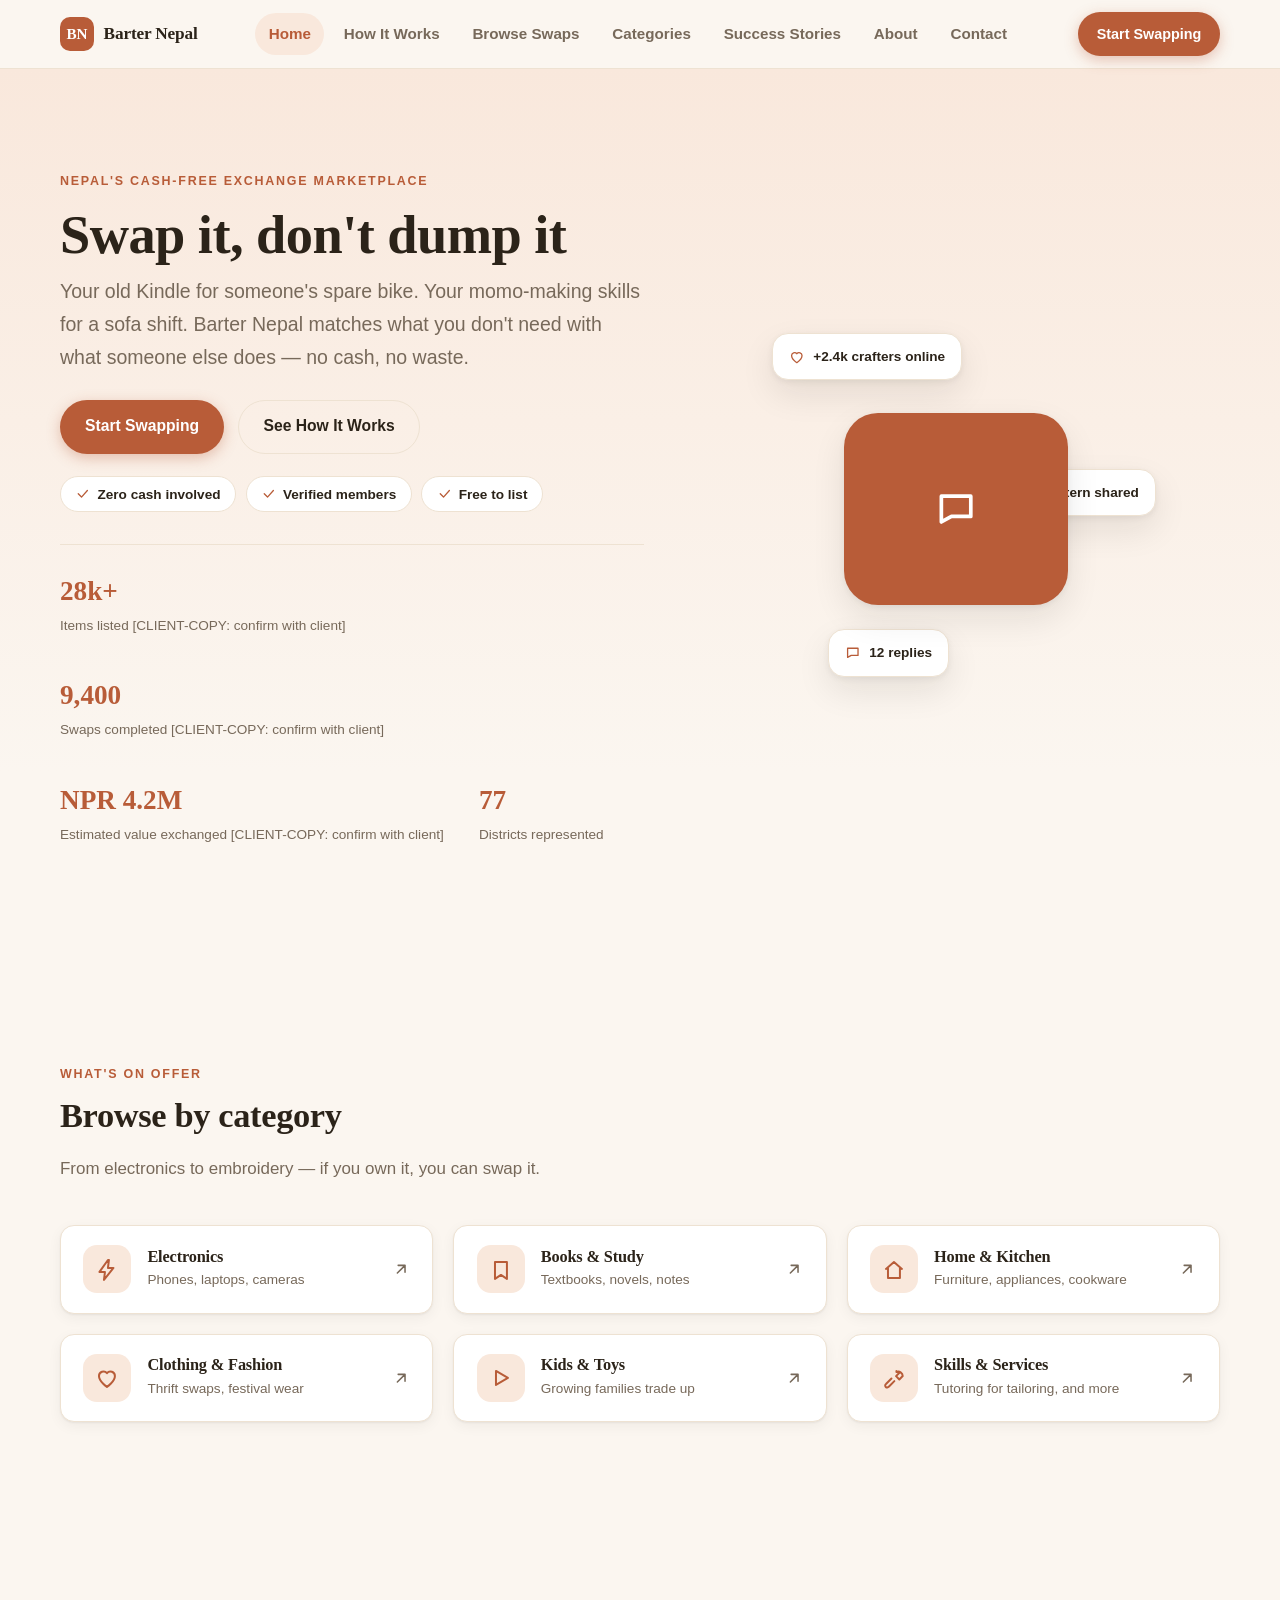
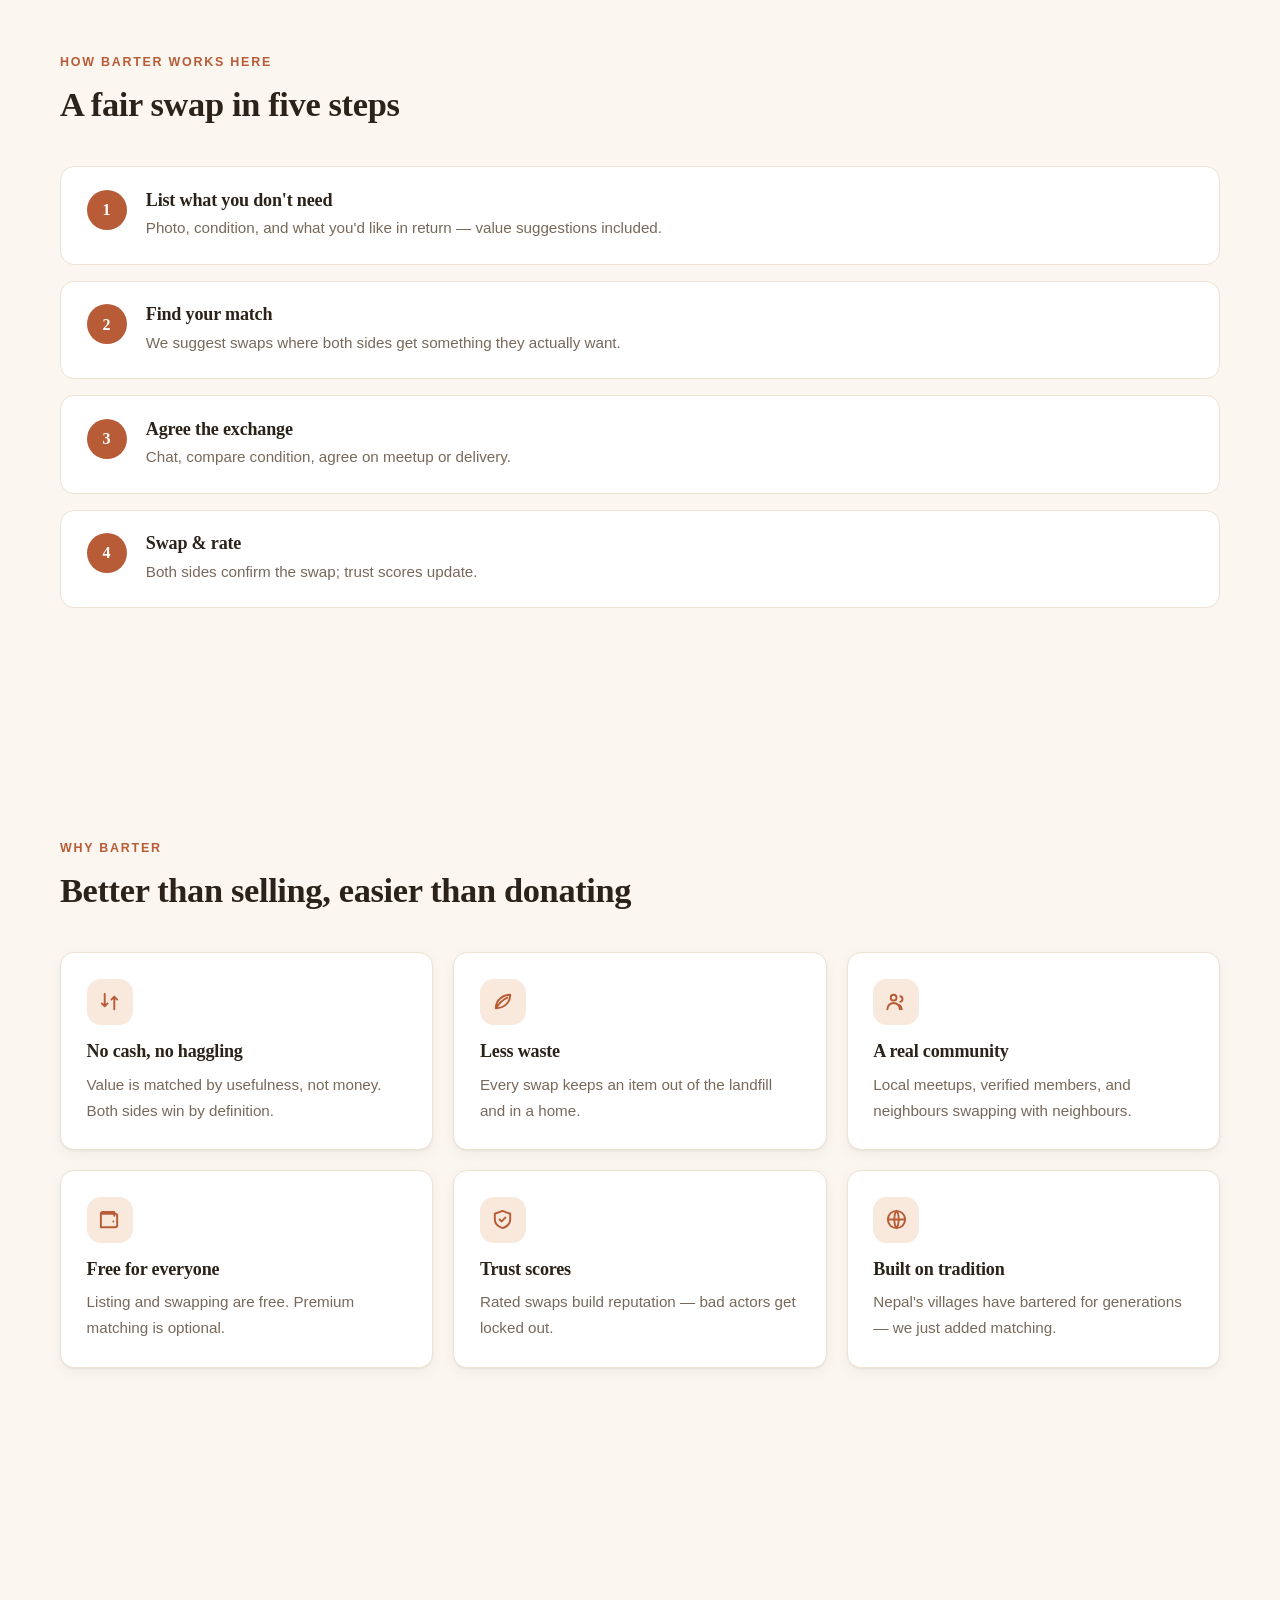
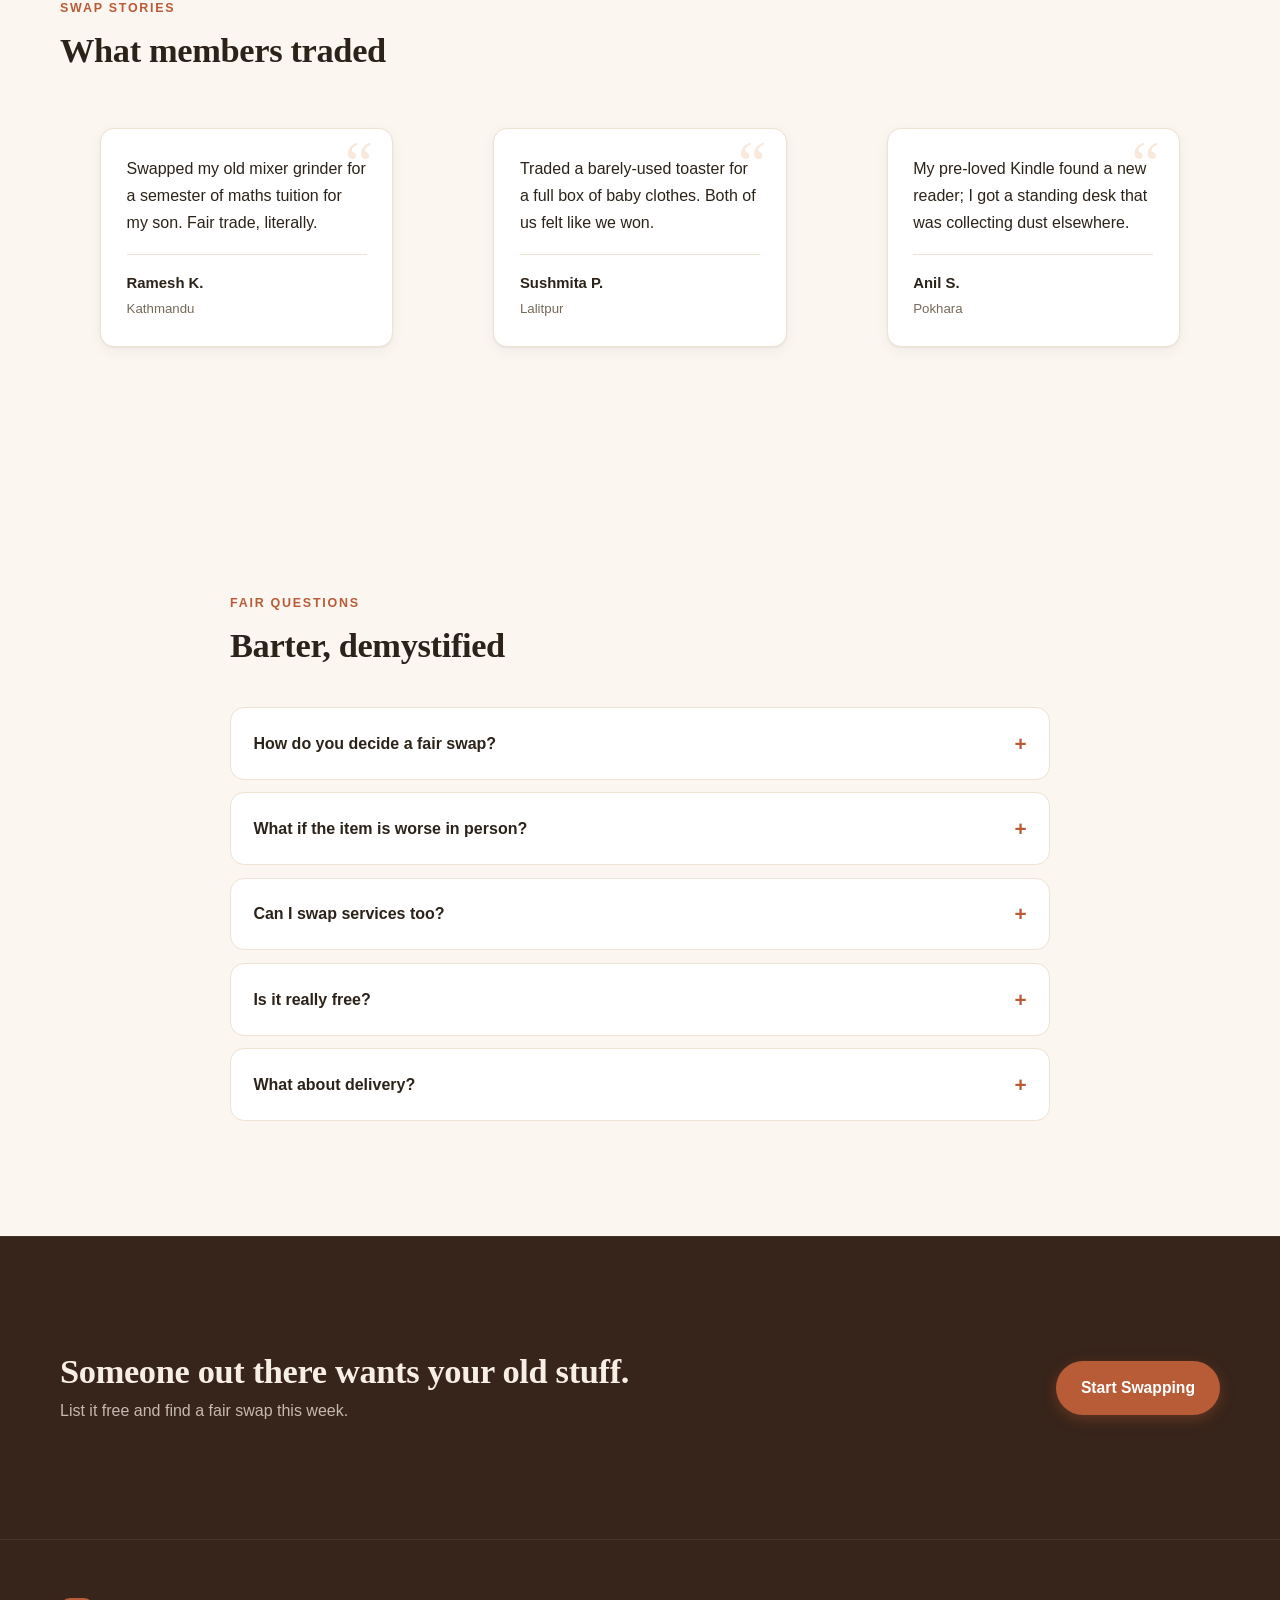
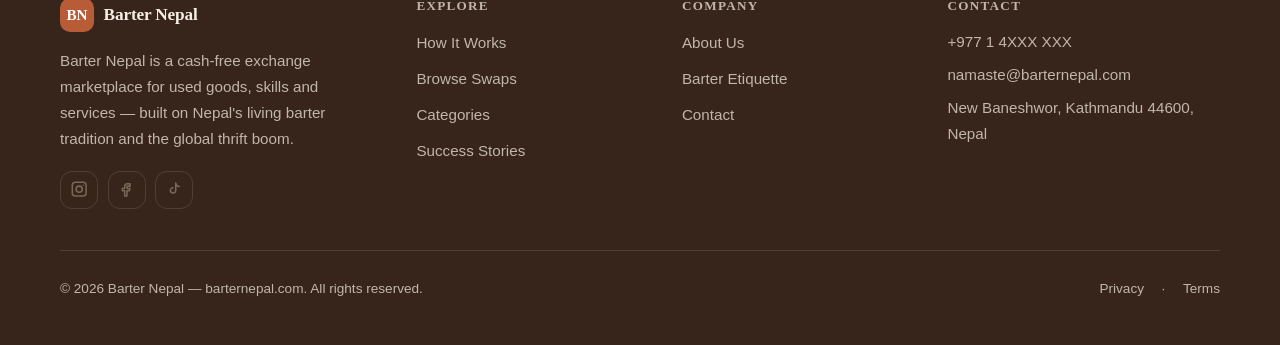
<file: index.html>
<!DOCTYPE html>
<html lang="en">
<head>
<meta charset="utf-8">
<meta name="viewport" content="width=device-width, initial-scale=1">
<title>Home — Barter Nepal</title>
<meta name="description" content="Barter Nepal — swap used goods, skills and services without cash. Nepal&#39;s barter marketplace for second-hand shoppers and makers.">
<meta property="og:title" content="Home">
<meta property="og:description" content="Barter Nepal — swap used goods, skills and services without cash. Nepal&#39;s barter marketplace for second-hand shoppers and makers.">
<meta property="og:type" content="website">
<meta property="og:url" content="https://barternepal.com/index.html">
<link rel="icon" href="data:image/svg+xml,%3Csvg%20xmlns%3D'http%3A%2F%2Fwww.w3.org%2F2000%2Fsvg'%20viewBox%3D'0%200%2064%2064'%3E%3Crect%20width%3D'64'%20height%3D'64'%20rx%3D'14'%20fill%3D'%23B85C38'%2F%3E%3Ctext%20x%3D'32'%20y%3D'42'%20font-family%3D'Arial%2C%20sans-serif'%20font-size%3D'26'%20font-weight%3D'700'%20text-anchor%3D'middle'%20fill%3D'%23FFFFFF'%3EBN%3C%2Ftext%3E%3C%2Fsvg%3E">
<link rel="stylesheet" href="assets/style.css">
<script defer src="assets/main.js"></script>
<script defer src="assets/form.js"></script>
</head>
<body data-site="barternepal.com" data-page="index.html">
<!-- CLIENT-COPY: All copy on this page is placeholder. Replace prices, contact details, statistics, and testimonial quotes with client-approved content before launch. -->
<a class="skip-link" href="#main">Skip to content</a>
<header class="site-header" data-header="light">
    <div class="container header-inner">
      <a class="brand" href="index.html"><span class="brand-mark" style="background:#B85C38;color:#FFFFFF">BN</span><span class="brand-name">Barter Nepal</span></a>
      <nav class="main-nav" aria-label="Primary"><ul><li><a href="index.html" aria-current="page">Home</a></li><li><a href="how-it-works.html">How It Works</a></li><li><a href="browse.html">Browse Swaps</a></li><li><a href="categories.html">Categories</a></li><li><a href="stories.html">Success Stories</a></li><li><a href="about.html">About</a></li><li><a href="contact.html">Contact</a></li></ul></nav>
      <div class="header-actions"><a class="btn btn-primary btn-sm header-cta" href="contact.html">Start Swapping</a><button class="menu-toggle" aria-expanded="false" aria-controls="mobile-menu" aria-label="Open menu"><span class="icon" data-icon="menu" aria-hidden="true"></span></button></div>
    </div>
    <div class="mobile-menu" id="mobile-menu" hidden>
      <ul><li><a href="index.html" aria-current="page">Home</a></li><li><a href="how-it-works.html">How It Works</a></li><li><a href="browse.html">Browse Swaps</a></li><li><a href="categories.html">Categories</a></li><li><a href="stories.html">Success Stories</a></li><li><a href="about.html">About</a></li><li><a href="contact.html">Contact</a></li></ul>
      <a class="btn btn-primary btn-block" href="contact.html">Start Swapping</a>
    </div>
  </header>
<main id="main">
<section class="hero hero-home has-art">
    <div class="container hero-grid">
      <div class="hero-copy">
        
        <p class="kicker">Nepal&#39;s cash-free exchange marketplace</p>
        <h1>Swap it, don&#39;t dump it</h1>
        <p class="hero-lede">Your old Kindle for someone&#39;s spare bike. Your momo-making skills for a sofa shift. Barter Nepal matches what you don&#39;t need with what someone else does — no cash, no waste.</p>
        <div class="btn-row"><a class="btn btn-primary" href="contact.html">Start Swapping</a><a class="btn btn-ghost" href="how-it-works.html">See How It Works</a></div>
        <div class="hero-badges"><span class="hero-badge"><span class="icon" data-icon="check" aria-hidden="true"></span>Zero cash involved</span><span class="hero-badge"><span class="icon" data-icon="check" aria-hidden="true"></span>Verified members</span><span class="hero-badge"><span class="icon" data-icon="check" aria-hidden="true"></span>Free to list</span></div>
        <dl class="hero-stats"><div><dt>28k+</dt><dd>Items listed [CLIENT-COPY: confirm with client]</dd></div><div><dt>9,400</dt><dd>Swaps completed [CLIENT-COPY: confirm with client]</dd></div><div><dt>NPR 4.2M</dt><dd>Estimated value exchanged [CLIENT-COPY: confirm with client]</dd></div><div><dt>77</dt><dd>Districts represented</dd></div></dl>
      </div>
      <div class="hero-art"><div class="art bubbles-art" aria-hidden="true">
        <div class="bubble b1"><span class="icon" data-icon="heart" aria-hidden="true"></span><span>+2.4k crafters online</span></div>
        <div class="bubble b2"><span class="icon" data-icon="spark" aria-hidden="true"></span><span>New pattern shared</span></div>
        <div class="bubble b3"><span class="icon" data-icon="chat" aria-hidden="true"></span><span>12 replies</span></div>
        <div class="bubble-core"><span class="icon" data-icon="chat" aria-hidden="true"></span></div>
      </div></div>
    </div>
  </section>
<section class="sec">
        <div class="container">
          <div class="sec-head"><p class="kicker">What&#39;s on offer</p><h2>Browse by category</h2><p class="lede">From electronics to embroidery — if you own it, you can swap it.</p></div>
          <ul class="grid cats">
            <li class="card cat"><span class="cat-icon"><span class="icon" data-icon="bolt" aria-hidden="true"></span></span><div><h3>Electronics</h3><p>Phones, laptops, cameras</p></div><span class="icon" data-icon="arrow-up-right" aria-hidden="true"></span></li><li class="card cat"><span class="cat-icon"><span class="icon" data-icon="bookmark" aria-hidden="true"></span></span><div><h3>Books &amp; Study</h3><p>Textbooks, novels, notes</p></div><span class="icon" data-icon="arrow-up-right" aria-hidden="true"></span></li><li class="card cat"><span class="cat-icon"><span class="icon" data-icon="home" aria-hidden="true"></span></span><div><h3>Home &amp; Kitchen</h3><p>Furniture, appliances, cookware</p></div><span class="icon" data-icon="arrow-up-right" aria-hidden="true"></span></li><li class="card cat"><span class="cat-icon"><span class="icon" data-icon="heart" aria-hidden="true"></span></span><div><h3>Clothing &amp; Fashion</h3><p>Thrift swaps, festival wear</p></div><span class="icon" data-icon="arrow-up-right" aria-hidden="true"></span></li><li class="card cat"><span class="cat-icon"><span class="icon" data-icon="play" aria-hidden="true"></span></span><div><h3>Kids &amp; Toys</h3><p>Growing families trade up</p></div><span class="icon" data-icon="arrow-up-right" aria-hidden="true"></span></li><li class="card cat"><span class="cat-icon"><span class="icon" data-icon="wrench" aria-hidden="true"></span></span><div><h3>Skills &amp; Services</h3><p>Tutoring for tailoring, and more</p></div><span class="icon" data-icon="arrow-up-right" aria-hidden="true"></span></li>
          </ul>
        </div></section><section class="sec">
        <div class="container">
          <div class="sec-head"><p class="kicker">How barter works here</p><h2>A fair swap in five steps</h2></div>
          <ol class="steps">
            <li class="step"><span class="step-n">1</span><div><h3>List what you don&#39;t need</h3><p>Photo, condition, and what you&#39;d like in return — value suggestions included.</p></div></li><li class="step"><span class="step-n">2</span><div><h3>Find your match</h3><p>We suggest swaps where both sides get something they actually want.</p></div></li><li class="step"><span class="step-n">3</span><div><h3>Agree the exchange</h3><p>Chat, compare condition, agree on meetup or delivery.</p></div></li><li class="step"><span class="step-n">4</span><div><h3>Swap &amp; rate</h3><p>Both sides confirm the swap; trust scores update.</p></div></li>
          </ol>
        </div></section><section class="sec">
        <div class="container">
          <div class="sec-head"><p class="kicker">Why barter</p><h2>Better than selling, easier than donating</h2></div>
          <ul class="grid features">
            <li class="card feature"><span class="feature-icon"><span class="icon" data-icon="swap" aria-hidden="true"></span></span><h3>No cash, no haggling</h3><p>Value is matched by usefulness, not money. Both sides win by definition.</p></li><li class="card feature"><span class="feature-icon"><span class="icon" data-icon="leaf" aria-hidden="true"></span></span><h3>Less waste</h3><p>Every swap keeps an item out of the landfill and in a home.</p></li><li class="card feature"><span class="feature-icon"><span class="icon" data-icon="users" aria-hidden="true"></span></span><h3>A real community</h3><p>Local meetups, verified members, and neighbours swapping with neighbours.</p></li><li class="card feature"><span class="feature-icon"><span class="icon" data-icon="wallet" aria-hidden="true"></span></span><h3>Free for everyone</h3><p>Listing and swapping are free. Premium matching is optional.</p></li><li class="card feature"><span class="feature-icon"><span class="icon" data-icon="shield" aria-hidden="true"></span></span><h3>Trust scores</h3><p>Rated swaps build reputation — bad actors get locked out.</p></li><li class="card feature"><span class="feature-icon"><span class="icon" data-icon="globe" aria-hidden="true"></span></span><h3>Built on tradition</h3><p>Nepal&#39;s villages have bartered for generations — we just added matching.</p></li>
          </ul>
        </div></section><section class="sec">
        <div class="container">
          <div class="sec-head"><p class="kicker">Swap stories</p><h2>What members traded</h2></div>
          <div class="grid testis">
            <figure class="card testi"><blockquote>Swapped my old mixer grinder for a semester of maths tuition for my son. Fair trade, literally.</blockquote><figcaption><b>Ramesh K.</b><span>Kathmandu</span></figcaption></figure><figure class="card testi"><blockquote>Traded a barely-used toaster for a full box of baby clothes. Both of us felt like we won.</blockquote><figcaption><b>Sushmita P.</b><span>Lalitpur</span></figcaption></figure><figure class="card testi"><blockquote>My pre-loved Kindle found a new reader; I got a standing desk that was collecting dust elsewhere.</blockquote><figcaption><b>Anil S.</b><span>Pokhara</span></figcaption></figure>
          </div>
        </div></section><section class="sec">
        <div class="container narrow">
          <div class="sec-head"><p class="kicker">Fair questions</p><h2>Barter, demystified</h2></div>
          <div class="faq">
            <details class="faq-item"><summary>How do you decide a fair swap?</summary><p>You and your match agree — but our value guide (based on second-hand prices) keeps expectations realistic.</p></details><details class="faq-item"><summary>What if the item is worse in person?</summary><p>Meet at public spots, inspect before swapping, and use the in-app chat as your record. Bad actors lose trust scores.</p></details><details class="faq-item"><summary>Can I swap services too?</summary><p>Yes — tutoring, tailoring, plumbing, photography: skills are listed alongside goods.</p></details><details class="faq-item"><summary>Is it really free?</summary><p>Listing and swapping are free. Verified members can upgrade for priority matching and delivery coordination.</p></details><details class="faq-item"><summary>What about delivery?</summary><p>Most swaps are in-person; we also connect you with budget couriers for cross-city trades.</p></details>
          </div>
        </div></section><section class="sec cta-sec" style="background:#37241A;color:#F7EEE5">
        <div class="container cta-inner">
          <div><h2>Someone out there wants your old stuff.</h2><p>List it free and find a fair swap this week.</p></div>
          <a class="btn btn-primary" href="contact.html">Start Swapping</a>
        </div></section>

</main>
<footer class="site-footer footer-dark" style="background:#37241A;color:#F7EEE5">
    <div class="container">
      <div class="f-top">
        <div class="f-brand">
          <a class="brand" href="index.html"><span class="brand-mark" style="background:#B85C38;color:#FFFFFF">BN</span><span class="brand-name">Barter Nepal</span></a>
          <p>Barter Nepal is a cash-free exchange marketplace for used goods, skills and services — built on Nepal&#39;s living barter tradition and the global thrift boom.</p>
          <div class="socials"><a class="social" href="https://instagram.com/barternepal" aria-label="Instagram"><span class="icon" data-icon="instagram" aria-hidden="true"></span></a><a class="social" href="https://facebook.com/barternepal" aria-label="Facebook"><span class="icon" data-icon="facebook" aria-hidden="true"></span></a><a class="social" href="https://tiktok.com/@barternepal" aria-label="Tiktok"><span class="icon" data-icon="tiktok" aria-hidden="true"></span></a></div>
        </div>
        <div class="f-col"><h3>Explore</h3><ul><li><a href="how-it-works.html">How It Works</a></li><li><a href="browse.html">Browse Swaps</a></li><li><a href="categories.html">Categories</a></li><li><a href="stories.html">Success Stories</a></li></ul></div><div class="f-col"><h3>Company</h3><ul><li><a href="about.html">About Us</a></li><li><a href="how-it-works.html">Barter Etiquette</a></li><li><a href="contact.html">Contact</a></li></ul></div>
        <div class="f-col f-contact"><h3>Contact</h3>
          <p>+977 1 4XXX XXX</p>
          <p>namaste@barternepal.com</p>
          <p>New Baneshwor, Kathmandu 44600, Nepal</p>
        </div>
      </div>
      <div class="f-bottom"><p>© 2026 Barter Nepal — barternepal.com. All rights reserved.</p><div class="f-legal"><a href="privacy.html">Privacy</a> · <a href="terms.html">Terms</a></div></div>
    </div>
  </footer>
</body>
</html>
</file>
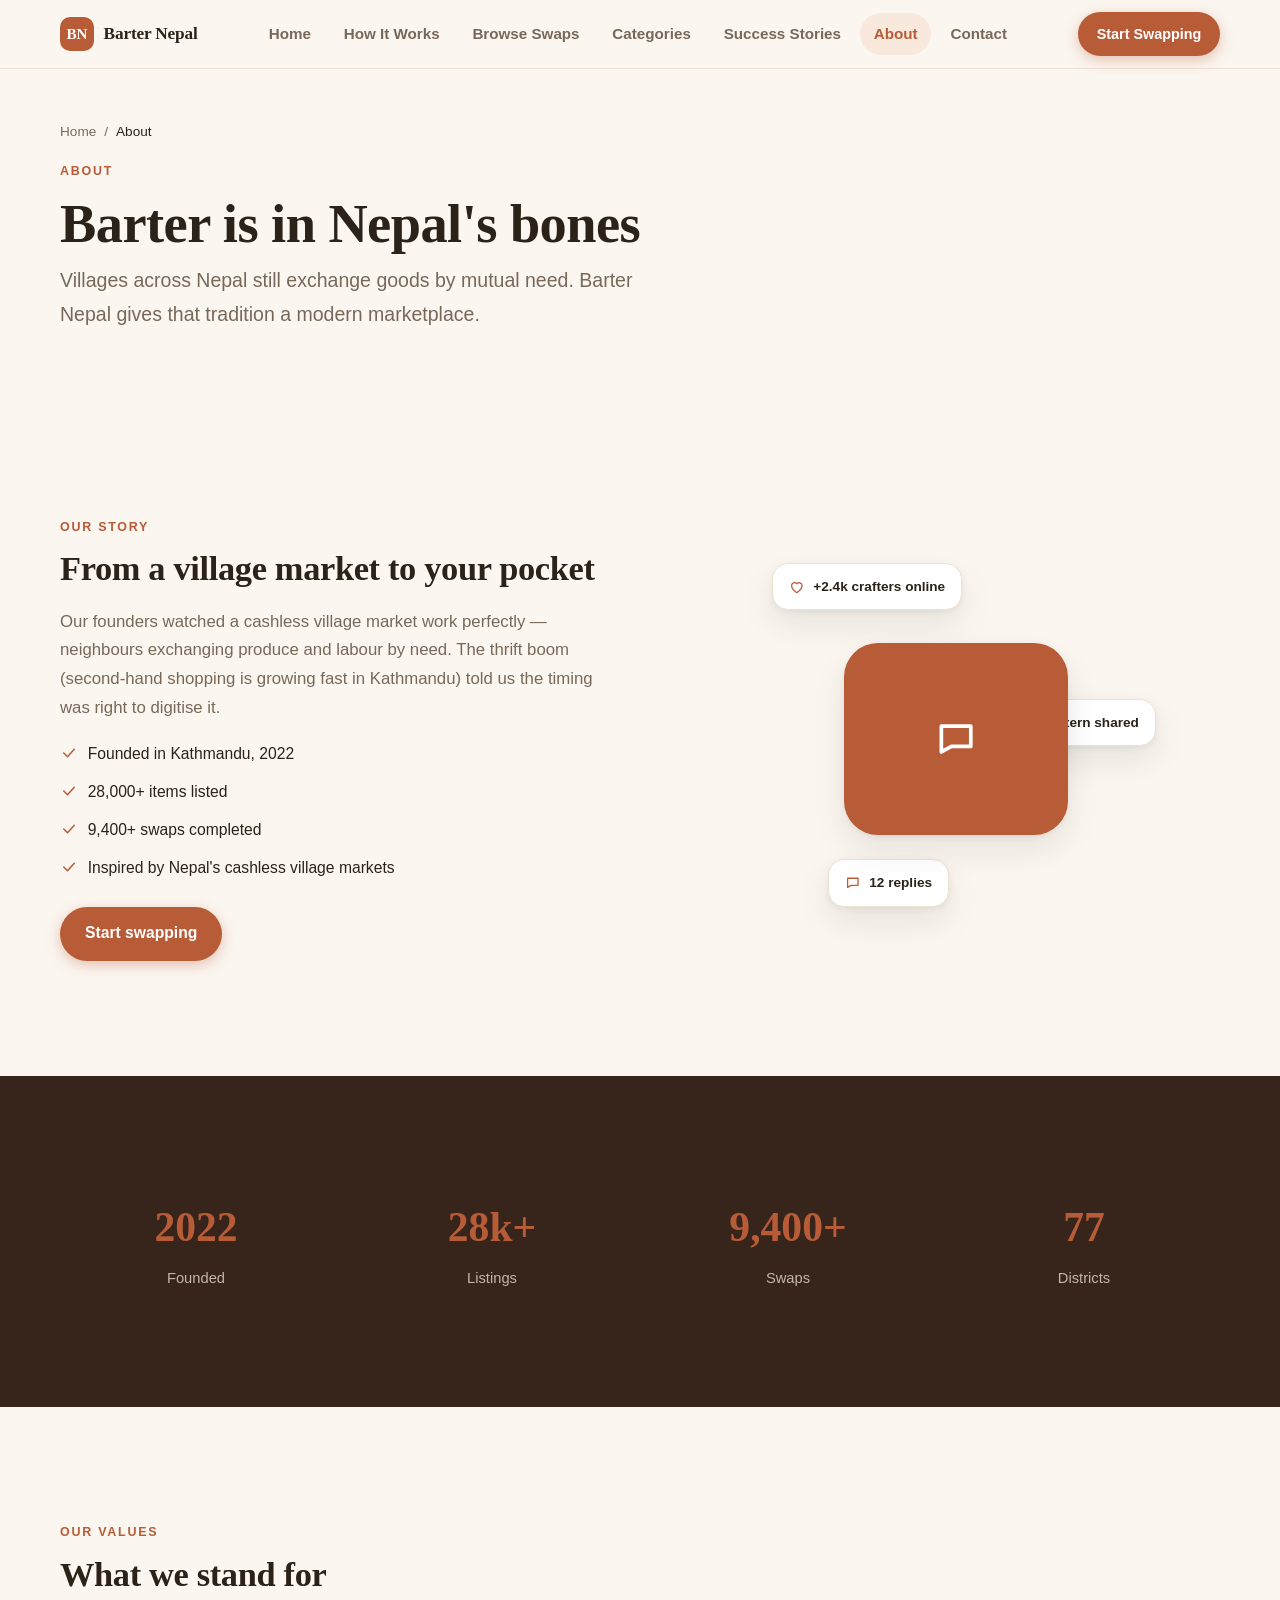
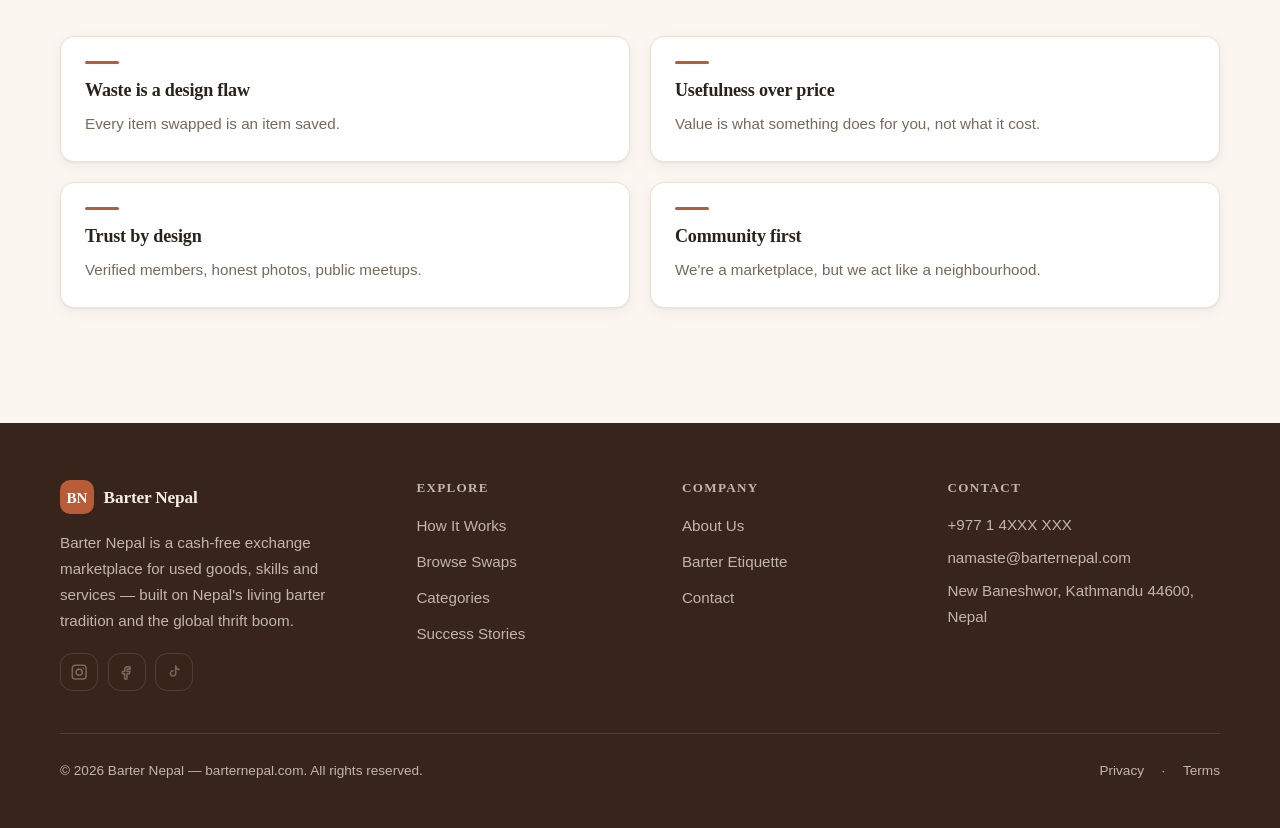
<file: about.html>
<!DOCTYPE html>
<html lang="en">
<head>
<meta charset="utf-8">
<meta name="viewport" content="width=device-width, initial-scale=1">
<title>About — Barter Nepal</title>
<meta name="description" content="About Barter Nepal — built on a living tradition of village barter and the modern thrift movement.">
<meta property="og:title" content="About">
<meta property="og:description" content="About Barter Nepal — built on a living tradition of village barter and the modern thrift movement.">
<meta property="og:type" content="website">
<meta property="og:url" content="https://barternepal.com/about.html">
<link rel="icon" href="data:image/svg+xml,%3Csvg%20xmlns%3D'http%3A%2F%2Fwww.w3.org%2F2000%2Fsvg'%20viewBox%3D'0%200%2064%2064'%3E%3Crect%20width%3D'64'%20height%3D'64'%20rx%3D'14'%20fill%3D'%23B85C38'%2F%3E%3Ctext%20x%3D'32'%20y%3D'42'%20font-family%3D'Arial%2C%20sans-serif'%20font-size%3D'26'%20font-weight%3D'700'%20text-anchor%3D'middle'%20fill%3D'%23FFFFFF'%3EBN%3C%2Ftext%3E%3C%2Fsvg%3E">
<link rel="stylesheet" href="assets/style.css">
<script defer src="assets/main.js"></script>
<script defer src="assets/form.js"></script>
</head>
<body data-site="barternepal.com" data-page="about.html">
<!-- CLIENT-COPY: All copy on this page is placeholder. Replace prices, contact details, statistics, and testimonial quotes with client-approved content before launch. -->
<a class="skip-link" href="#main">Skip to content</a>
<header class="site-header" data-header="light">
    <div class="container header-inner">
      <a class="brand" href="index.html"><span class="brand-mark" style="background:#B85C38;color:#FFFFFF">BN</span><span class="brand-name">Barter Nepal</span></a>
      <nav class="main-nav" aria-label="Primary"><ul><li><a href="index.html">Home</a></li><li><a href="how-it-works.html">How It Works</a></li><li><a href="browse.html">Browse Swaps</a></li><li><a href="categories.html">Categories</a></li><li><a href="stories.html">Success Stories</a></li><li><a href="about.html" aria-current="page">About</a></li><li><a href="contact.html">Contact</a></li></ul></nav>
      <div class="header-actions"><a class="btn btn-primary btn-sm header-cta" href="contact.html">Start Swapping</a><button class="menu-toggle" aria-expanded="false" aria-controls="mobile-menu" aria-label="Open menu"><span class="icon" data-icon="menu" aria-hidden="true"></span></button></div>
    </div>
    <div class="mobile-menu" id="mobile-menu" hidden>
      <ul><li><a href="index.html">Home</a></li><li><a href="how-it-works.html">How It Works</a></li><li><a href="browse.html">Browse Swaps</a></li><li><a href="categories.html">Categories</a></li><li><a href="stories.html">Success Stories</a></li><li><a href="about.html" aria-current="page">About</a></li><li><a href="contact.html">Contact</a></li></ul>
      <a class="btn btn-primary btn-block" href="contact.html">Start Swapping</a>
    </div>
  </header>
<main id="main">
<section class="hero hero-inner">
    <div class="container hero-grid">
      <div class="hero-copy">
        <nav class="crumbs" aria-label="Breadcrumb"><a href="index.html">Home</a><span aria-hidden="true">/</span><span aria-current="page">About</span></nav>
        <p class="kicker">About</p>
        <h1>Barter is in Nepal&#39;s bones</h1>
        <p class="hero-lede">Villages across Nepal still exchange goods by mutual need. Barter Nepal gives that tradition a modern marketplace.</p>
        
        
        
      </div>
      
    </div>
  </section>
<section class="sec">
        <div class="container split">
          <div class="split-copy">
            <p class="kicker">Our story</p><h2>From a village market to your pocket</h2>
            <p class="lede">Our founders watched a cashless village market work perfectly — neighbours exchanging produce and labour by need. The thrift boom (second-hand shopping is growing fast in Kathmandu) told us the timing was right to digitise it.</p>
            <ul class="tick-list"><li><span class="icon" data-icon="check" aria-hidden="true"></span><span>Founded in Kathmandu, 2022</span></li><li><span class="icon" data-icon="check" aria-hidden="true"></span><span>28,000+ items listed</span></li><li><span class="icon" data-icon="check" aria-hidden="true"></span><span>9,400+ swaps completed</span></li><li><span class="icon" data-icon="check" aria-hidden="true"></span><span>Inspired by Nepal&#39;s cashless village markets</span></li></ul>
            <div class="btn-row"><a class="btn btn-primary" href="contact.html">Start swapping</a></div>
          </div>
          <div class="split-art"><div class="art bubbles-art" aria-hidden="true">
        <div class="bubble b1"><span class="icon" data-icon="heart" aria-hidden="true"></span><span>+2.4k crafters online</span></div>
        <div class="bubble b2"><span class="icon" data-icon="spark" aria-hidden="true"></span><span>New pattern shared</span></div>
        <div class="bubble b3"><span class="icon" data-icon="chat" aria-hidden="true"></span><span>12 replies</span></div>
        <div class="bubble-core"><span class="icon" data-icon="chat" aria-hidden="true"></span></div>
      </div></div>
        </div></section><section class="sec stats-sec" style="background:#37241A;color:#F7EEE5">
        <div class="container">
          <dl class="stats">
            <div><dt>2022</dt><dd>Founded</dd></div><div><dt>28k+</dt><dd>Listings</dd></div><div><dt>9,400+</dt><dd>Swaps</dd></div><div><dt>77</dt><dd>Districts</dd></div>
          </dl>
        </div></section><section class="sec">
        <div class="container">
          <div class="sec-head"><p class="kicker">Our values</p><h2>What we stand for</h2></div>
          <ol class="process">
            <li><h3>Waste is a design flaw</h3><p>Every item swapped is an item saved.</p></li><li><h3>Usefulness over price</h3><p>Value is what something does for you, not what it cost.</p></li><li><h3>Trust by design</h3><p>Verified members, honest photos, public meetups.</p></li><li><h3>Community first</h3><p>We&#39;re a marketplace, but we act like a neighbourhood.</p></li>
          </ol>
        </div></section>

</main>
<footer class="site-footer footer-dark" style="background:#37241A;color:#F7EEE5">
    <div class="container">
      <div class="f-top">
        <div class="f-brand">
          <a class="brand" href="index.html"><span class="brand-mark" style="background:#B85C38;color:#FFFFFF">BN</span><span class="brand-name">Barter Nepal</span></a>
          <p>Barter Nepal is a cash-free exchange marketplace for used goods, skills and services — built on Nepal&#39;s living barter tradition and the global thrift boom.</p>
          <div class="socials"><a class="social" href="https://instagram.com/barternepal" aria-label="Instagram"><span class="icon" data-icon="instagram" aria-hidden="true"></span></a><a class="social" href="https://facebook.com/barternepal" aria-label="Facebook"><span class="icon" data-icon="facebook" aria-hidden="true"></span></a><a class="social" href="https://tiktok.com/@barternepal" aria-label="Tiktok"><span class="icon" data-icon="tiktok" aria-hidden="true"></span></a></div>
        </div>
        <div class="f-col"><h3>Explore</h3><ul><li><a href="how-it-works.html">How It Works</a></li><li><a href="browse.html">Browse Swaps</a></li><li><a href="categories.html">Categories</a></li><li><a href="stories.html">Success Stories</a></li></ul></div><div class="f-col"><h3>Company</h3><ul><li><a href="about.html">About Us</a></li><li><a href="how-it-works.html">Barter Etiquette</a></li><li><a href="contact.html">Contact</a></li></ul></div>
        <div class="f-col f-contact"><h3>Contact</h3>
          <p>+977 1 4XXX XXX</p>
          <p>namaste@barternepal.com</p>
          <p>New Baneshwor, Kathmandu 44600, Nepal</p>
        </div>
      </div>
      <div class="f-bottom"><p>© 2026 Barter Nepal — barternepal.com. All rights reserved.</p><div class="f-legal"><a href="privacy.html">Privacy</a> · <a href="terms.html">Terms</a></div></div>
    </div>
  </footer>
</body>
</html>
</file>
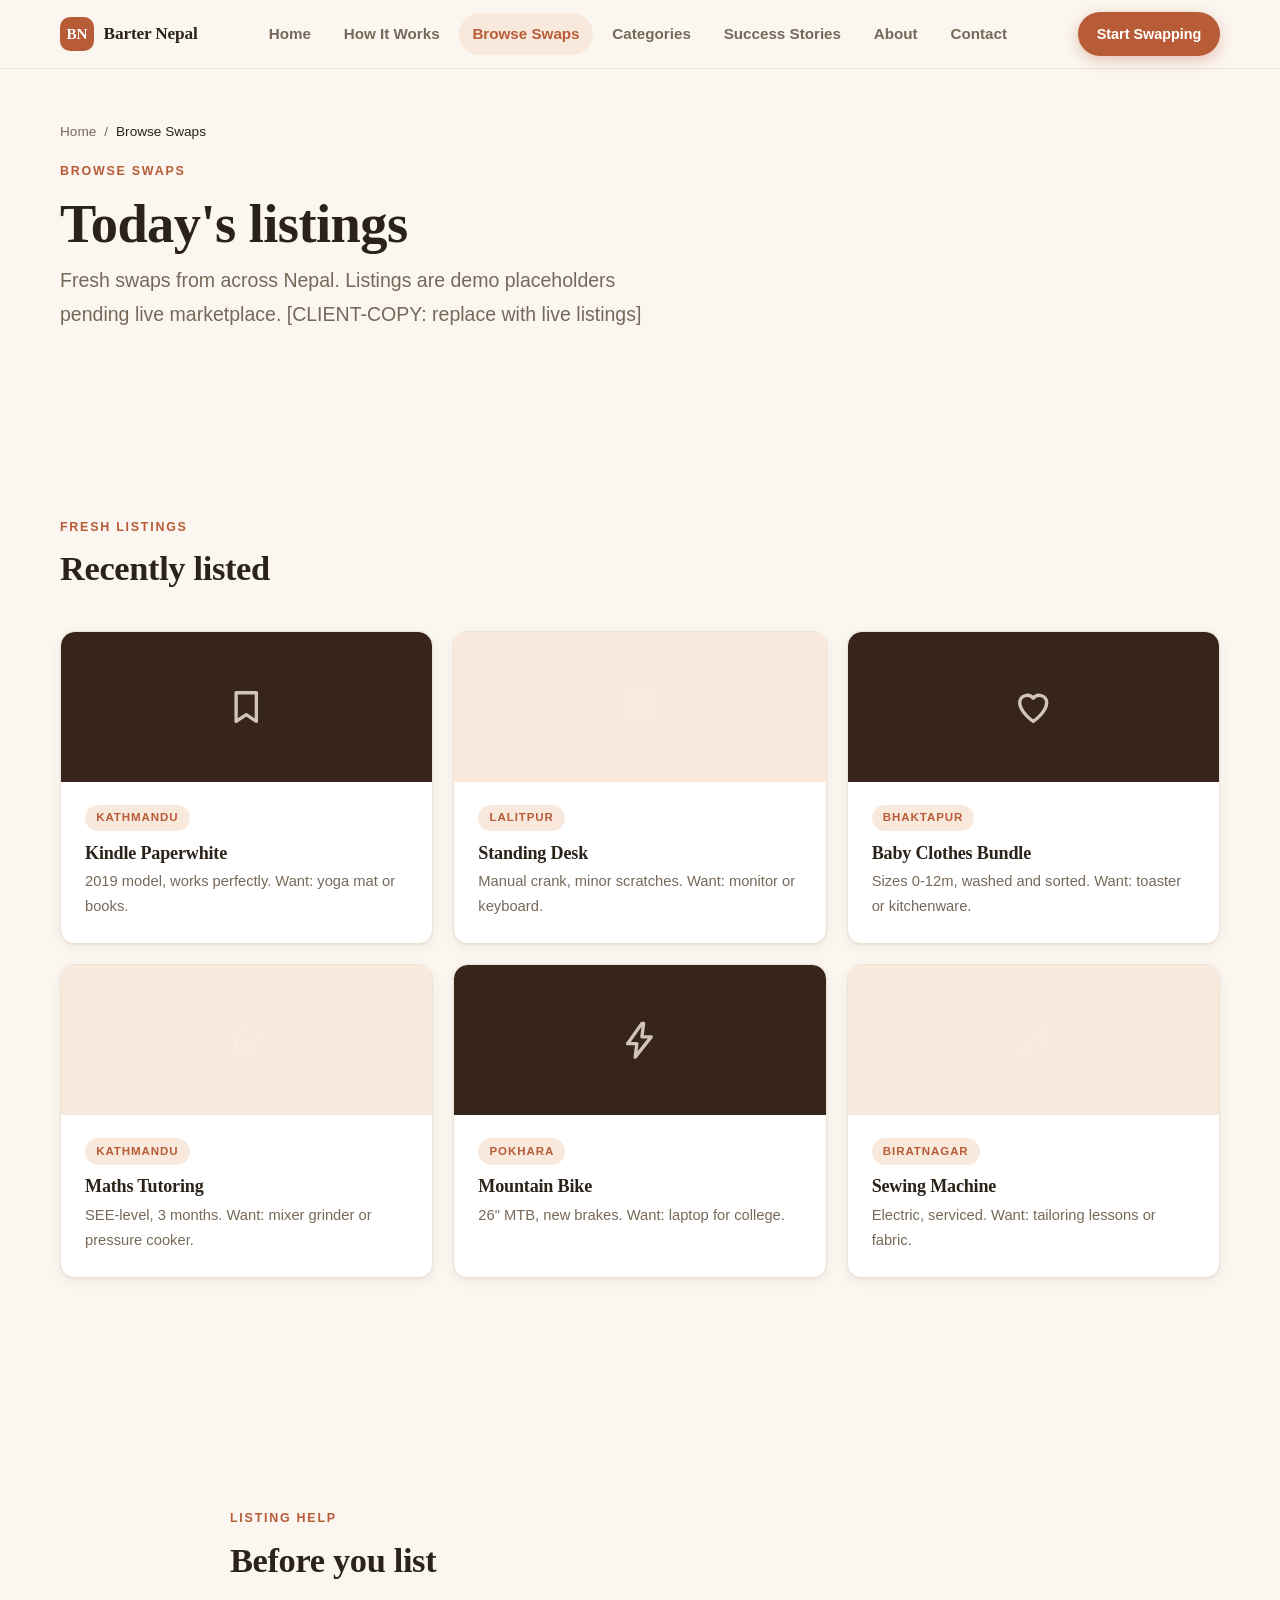
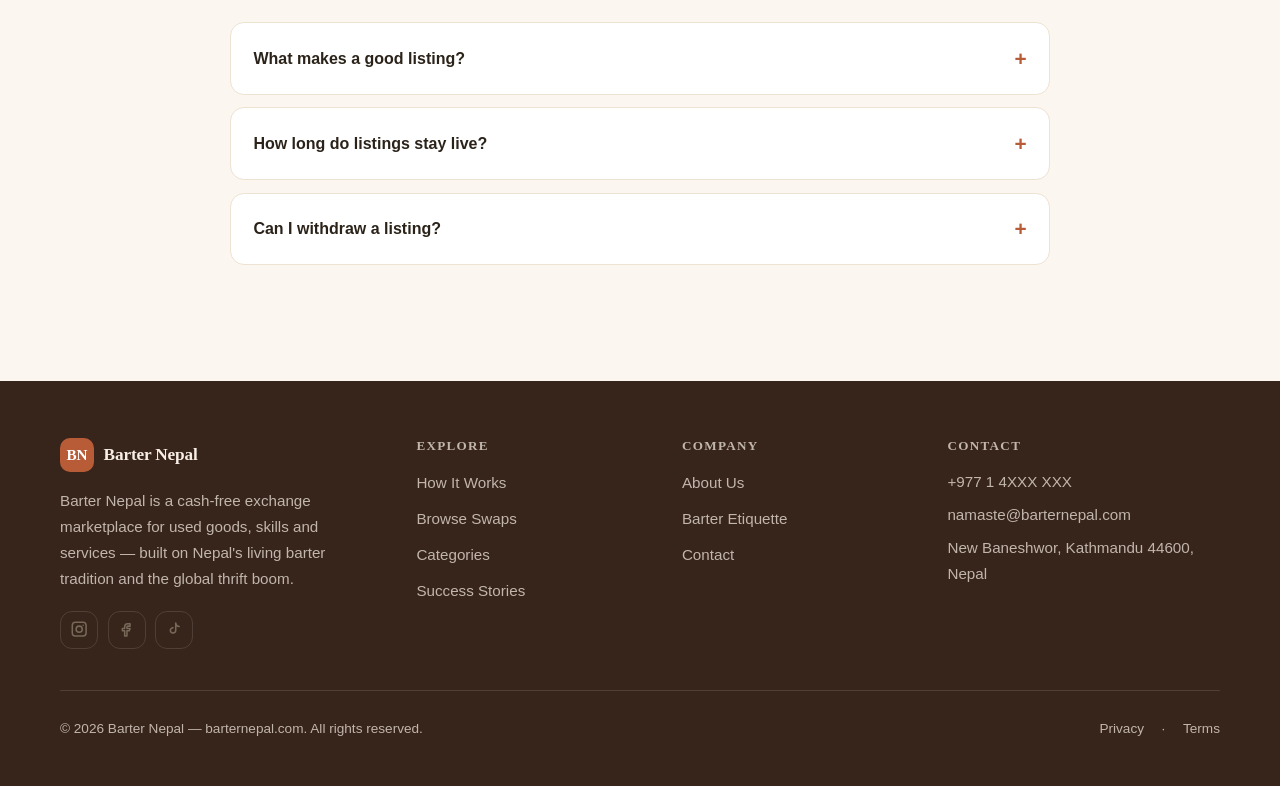
<file: browse.html>
<!DOCTYPE html>
<html lang="en">
<head>
<meta charset="utf-8">
<meta name="viewport" content="width=device-width, initial-scale=1">
<title>Browse Swaps — Barter Nepal</title>
<meta name="description" content="Browse active Barter Nepal listings — electronics, books, home goods, clothing, kids&#39; items and skills.">
<meta property="og:title" content="Browse Swaps">
<meta property="og:description" content="Browse active Barter Nepal listings — electronics, books, home goods, clothing, kids&#39; items and skills.">
<meta property="og:type" content="website">
<meta property="og:url" content="https://barternepal.com/browse.html">
<link rel="icon" href="data:image/svg+xml,%3Csvg%20xmlns%3D'http%3A%2F%2Fwww.w3.org%2F2000%2Fsvg'%20viewBox%3D'0%200%2064%2064'%3E%3Crect%20width%3D'64'%20height%3D'64'%20rx%3D'14'%20fill%3D'%23B85C38'%2F%3E%3Ctext%20x%3D'32'%20y%3D'42'%20font-family%3D'Arial%2C%20sans-serif'%20font-size%3D'26'%20font-weight%3D'700'%20text-anchor%3D'middle'%20fill%3D'%23FFFFFF'%3EBN%3C%2Ftext%3E%3C%2Fsvg%3E">
<link rel="stylesheet" href="assets/style.css">
<script defer src="assets/main.js"></script>
<script defer src="assets/form.js"></script>
</head>
<body data-site="barternepal.com" data-page="browse.html">
<!-- CLIENT-COPY: All copy on this page is placeholder. Replace prices, contact details, statistics, and testimonial quotes with client-approved content before launch. -->
<a class="skip-link" href="#main">Skip to content</a>
<header class="site-header" data-header="light">
    <div class="container header-inner">
      <a class="brand" href="index.html"><span class="brand-mark" style="background:#B85C38;color:#FFFFFF">BN</span><span class="brand-name">Barter Nepal</span></a>
      <nav class="main-nav" aria-label="Primary"><ul><li><a href="index.html">Home</a></li><li><a href="how-it-works.html">How It Works</a></li><li><a href="browse.html" aria-current="page">Browse Swaps</a></li><li><a href="categories.html">Categories</a></li><li><a href="stories.html">Success Stories</a></li><li><a href="about.html">About</a></li><li><a href="contact.html">Contact</a></li></ul></nav>
      <div class="header-actions"><a class="btn btn-primary btn-sm header-cta" href="contact.html">Start Swapping</a><button class="menu-toggle" aria-expanded="false" aria-controls="mobile-menu" aria-label="Open menu"><span class="icon" data-icon="menu" aria-hidden="true"></span></button></div>
    </div>
    <div class="mobile-menu" id="mobile-menu" hidden>
      <ul><li><a href="index.html">Home</a></li><li><a href="how-it-works.html">How It Works</a></li><li><a href="browse.html" aria-current="page">Browse Swaps</a></li><li><a href="categories.html">Categories</a></li><li><a href="stories.html">Success Stories</a></li><li><a href="about.html">About</a></li><li><a href="contact.html">Contact</a></li></ul>
      <a class="btn btn-primary btn-block" href="contact.html">Start Swapping</a>
    </div>
  </header>
<main id="main">
<section class="hero hero-inner">
    <div class="container hero-grid">
      <div class="hero-copy">
        <nav class="crumbs" aria-label="Breadcrumb"><a href="index.html">Home</a><span aria-hidden="true">/</span><span aria-current="page">Browse Swaps</span></nav>
        <p class="kicker">Browse Swaps</p>
        <h1>Today&#39;s listings</h1>
        <p class="hero-lede">Fresh swaps from across Nepal. Listings are demo placeholders pending live marketplace. [CLIENT-COPY: replace with live listings]</p>
        
        
        
      </div>
      
    </div>
  </section>
<section class="sec">
        <div class="container">
          <div class="sec-head"><p class="kicker">Fresh listings</p><h2>Recently listed</h2></div>
          <ul class="grid gallery">
            <li class="card gal">
              <div class="gal-vis" style="background:#37241A"><span class="icon" data-icon="bookmark" aria-hidden="true"></span></div>
              <div class="gal-body"><span class="tag">Kathmandu</span><h3>Kindle Paperwhite</h3><p>2019 model, works perfectly. Want: yoga mat or books.</p></div>
            </li><li class="card gal">
              <div class="gal-vis" style="background:#F9E8DC"><span class="icon" data-icon="grid" aria-hidden="true"></span></div>
              <div class="gal-body"><span class="tag">Lalitpur</span><h3>Standing Desk</h3><p>Manual crank, minor scratches. Want: monitor or keyboard.</p></div>
            </li><li class="card gal">
              <div class="gal-vis" style="background:#37241A"><span class="icon" data-icon="heart" aria-hidden="true"></span></div>
              <div class="gal-body"><span class="tag">Bhaktapur</span><h3>Baby Clothes Bundle</h3><p>Sizes 0-12m, washed and sorted. Want: toaster or kitchenware.</p></div>
            </li><li class="card gal">
              <div class="gal-vis" style="background:#F9E8DC"><span class="icon" data-icon="school" aria-hidden="true"></span></div>
              <div class="gal-body"><span class="tag">Kathmandu</span><h3>Maths Tutoring</h3><p>SEE-level, 3 months. Want: mixer grinder or pressure cooker.</p></div>
            </li><li class="card gal">
              <div class="gal-vis" style="background:#37241A"><span class="icon" data-icon="bolt" aria-hidden="true"></span></div>
              <div class="gal-body"><span class="tag">Pokhara</span><h3>Mountain Bike</h3><p>26&quot; MTB, new brakes. Want: laptop for college.</p></div>
            </li><li class="card gal">
              <div class="gal-vis" style="background:#F9E8DC"><span class="icon" data-icon="wrench" aria-hidden="true"></span></div>
              <div class="gal-body"><span class="tag">Biratnagar</span><h3>Sewing Machine</h3><p>Electric, serviced. Want: tailoring lessons or fabric.</p></div>
            </li>
          </ul>
        </div></section><section class="sec">
        <div class="container narrow">
          <div class="sec-head"><p class="kicker">Listing help</p><h2>Before you list</h2></div>
          <div class="faq">
            <details class="faq-item"><summary>What makes a good listing?</summary><p>Bright photo, honest condition, and a realistic &#39;want&#39; — specific wants match faster than &#39;anything&#39;.</p></details><details class="faq-item"><summary>How long do listings stay live?</summary><p>30 days, extendable. We notify you when a likely match appears.</p></details><details class="faq-item"><summary>Can I withdraw a listing?</summary><p>Anytime, with one tap — no questions asked.</p></details>
          </div>
        </div></section>

</main>
<footer class="site-footer footer-dark" style="background:#37241A;color:#F7EEE5">
    <div class="container">
      <div class="f-top">
        <div class="f-brand">
          <a class="brand" href="index.html"><span class="brand-mark" style="background:#B85C38;color:#FFFFFF">BN</span><span class="brand-name">Barter Nepal</span></a>
          <p>Barter Nepal is a cash-free exchange marketplace for used goods, skills and services — built on Nepal&#39;s living barter tradition and the global thrift boom.</p>
          <div class="socials"><a class="social" href="https://instagram.com/barternepal" aria-label="Instagram"><span class="icon" data-icon="instagram" aria-hidden="true"></span></a><a class="social" href="https://facebook.com/barternepal" aria-label="Facebook"><span class="icon" data-icon="facebook" aria-hidden="true"></span></a><a class="social" href="https://tiktok.com/@barternepal" aria-label="Tiktok"><span class="icon" data-icon="tiktok" aria-hidden="true"></span></a></div>
        </div>
        <div class="f-col"><h3>Explore</h3><ul><li><a href="how-it-works.html">How It Works</a></li><li><a href="browse.html">Browse Swaps</a></li><li><a href="categories.html">Categories</a></li><li><a href="stories.html">Success Stories</a></li></ul></div><div class="f-col"><h3>Company</h3><ul><li><a href="about.html">About Us</a></li><li><a href="how-it-works.html">Barter Etiquette</a></li><li><a href="contact.html">Contact</a></li></ul></div>
        <div class="f-col f-contact"><h3>Contact</h3>
          <p>+977 1 4XXX XXX</p>
          <p>namaste@barternepal.com</p>
          <p>New Baneshwor, Kathmandu 44600, Nepal</p>
        </div>
      </div>
      <div class="f-bottom"><p>© 2026 Barter Nepal — barternepal.com. All rights reserved.</p><div class="f-legal"><a href="privacy.html">Privacy</a> · <a href="terms.html">Terms</a></div></div>
    </div>
  </footer>
</body>
</html>
</file>
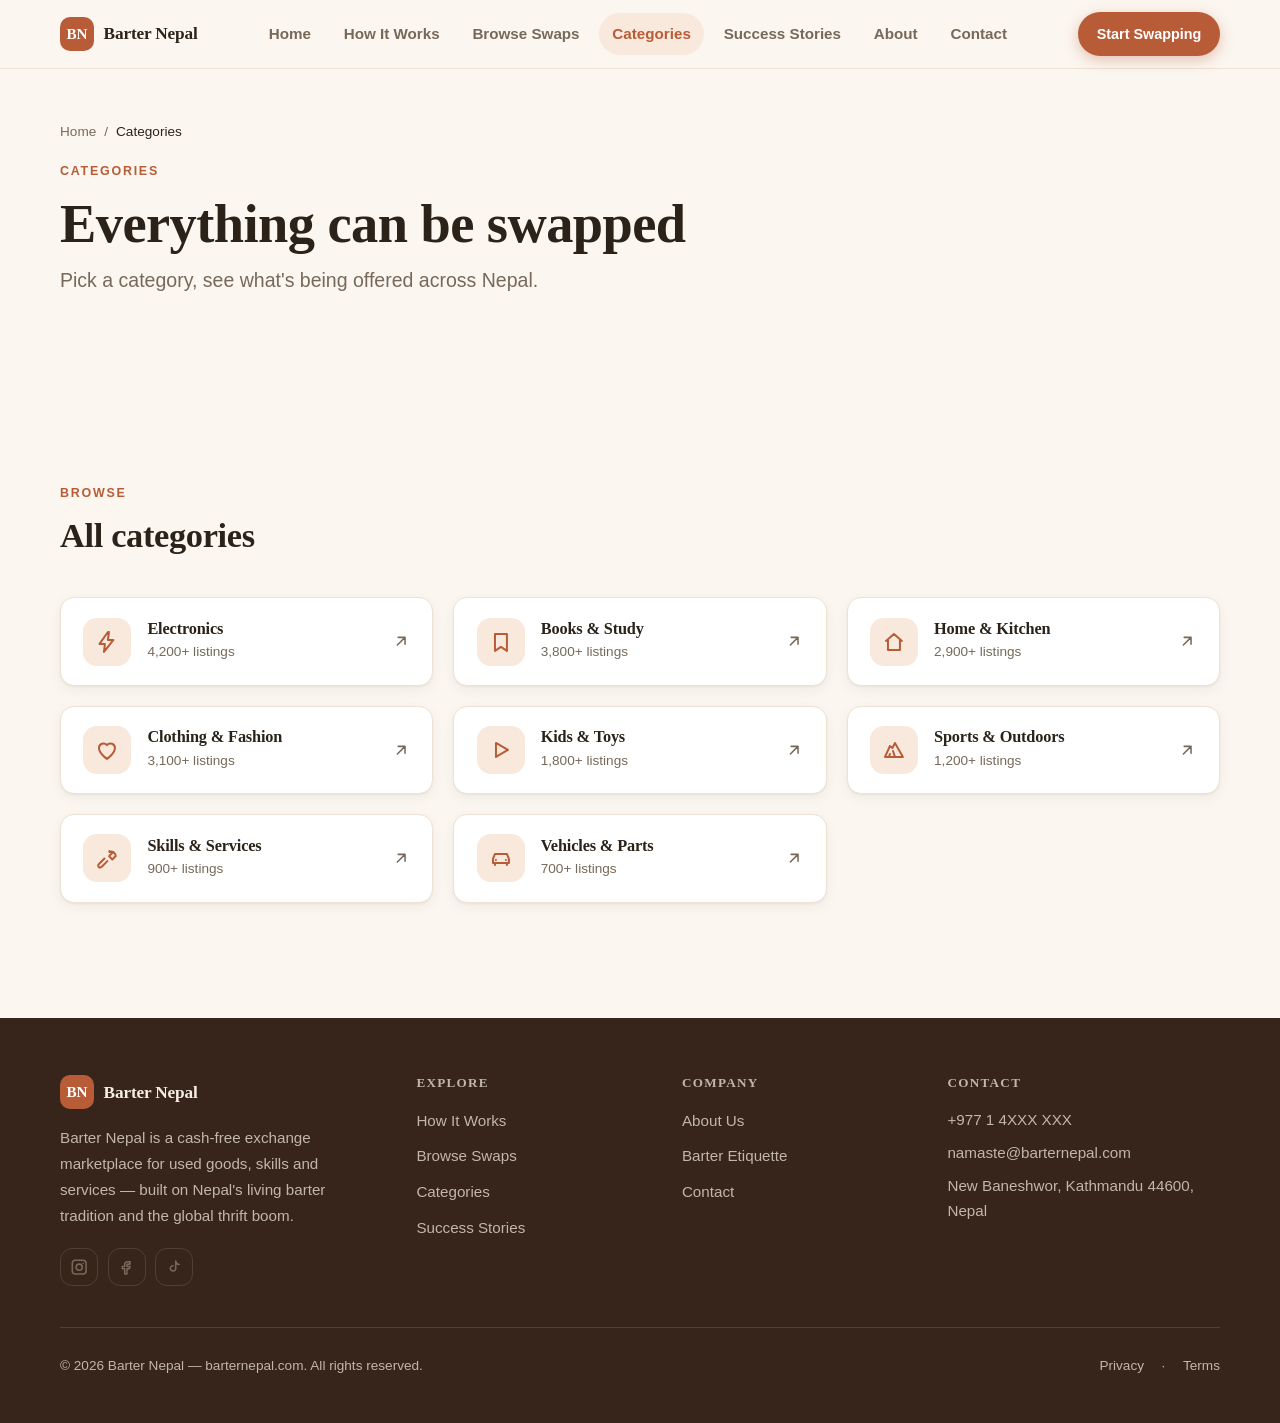
<file: categories.html>
<!DOCTYPE html>
<html lang="en">
<head>
<meta charset="utf-8">
<meta name="viewport" content="width=device-width, initial-scale=1">
<title>Categories — Barter Nepal</title>
<meta name="description" content="Barter Nepal categories — electronics, books, home, clothing, kids, skills and more.">
<meta property="og:title" content="Categories">
<meta property="og:description" content="Barter Nepal categories — electronics, books, home, clothing, kids, skills and more.">
<meta property="og:type" content="website">
<meta property="og:url" content="https://barternepal.com/categories.html">
<link rel="icon" href="data:image/svg+xml,%3Csvg%20xmlns%3D'http%3A%2F%2Fwww.w3.org%2F2000%2Fsvg'%20viewBox%3D'0%200%2064%2064'%3E%3Crect%20width%3D'64'%20height%3D'64'%20rx%3D'14'%20fill%3D'%23B85C38'%2F%3E%3Ctext%20x%3D'32'%20y%3D'42'%20font-family%3D'Arial%2C%20sans-serif'%20font-size%3D'26'%20font-weight%3D'700'%20text-anchor%3D'middle'%20fill%3D'%23FFFFFF'%3EBN%3C%2Ftext%3E%3C%2Fsvg%3E">
<link rel="stylesheet" href="assets/style.css">
<script defer src="assets/main.js"></script>
<script defer src="assets/form.js"></script>
</head>
<body data-site="barternepal.com" data-page="categories.html">
<!-- CLIENT-COPY: All copy on this page is placeholder. Replace prices, contact details, statistics, and testimonial quotes with client-approved content before launch. -->
<a class="skip-link" href="#main">Skip to content</a>
<header class="site-header" data-header="light">
    <div class="container header-inner">
      <a class="brand" href="index.html"><span class="brand-mark" style="background:#B85C38;color:#FFFFFF">BN</span><span class="brand-name">Barter Nepal</span></a>
      <nav class="main-nav" aria-label="Primary"><ul><li><a href="index.html">Home</a></li><li><a href="how-it-works.html">How It Works</a></li><li><a href="browse.html">Browse Swaps</a></li><li><a href="categories.html" aria-current="page">Categories</a></li><li><a href="stories.html">Success Stories</a></li><li><a href="about.html">About</a></li><li><a href="contact.html">Contact</a></li></ul></nav>
      <div class="header-actions"><a class="btn btn-primary btn-sm header-cta" href="contact.html">Start Swapping</a><button class="menu-toggle" aria-expanded="false" aria-controls="mobile-menu" aria-label="Open menu"><span class="icon" data-icon="menu" aria-hidden="true"></span></button></div>
    </div>
    <div class="mobile-menu" id="mobile-menu" hidden>
      <ul><li><a href="index.html">Home</a></li><li><a href="how-it-works.html">How It Works</a></li><li><a href="browse.html">Browse Swaps</a></li><li><a href="categories.html" aria-current="page">Categories</a></li><li><a href="stories.html">Success Stories</a></li><li><a href="about.html">About</a></li><li><a href="contact.html">Contact</a></li></ul>
      <a class="btn btn-primary btn-block" href="contact.html">Start Swapping</a>
    </div>
  </header>
<main id="main">
<section class="hero hero-inner">
    <div class="container hero-grid">
      <div class="hero-copy">
        <nav class="crumbs" aria-label="Breadcrumb"><a href="index.html">Home</a><span aria-hidden="true">/</span><span aria-current="page">Categories</span></nav>
        <p class="kicker">Categories</p>
        <h1>Everything can be swapped</h1>
        <p class="hero-lede">Pick a category, see what&#39;s being offered across Nepal.</p>
        
        
        
      </div>
      
    </div>
  </section>
<section class="sec">
        <div class="container">
          <div class="sec-head"><p class="kicker">Browse</p><h2>All categories</h2></div>
          <ul class="grid cats">
            <li class="card cat"><span class="cat-icon"><span class="icon" data-icon="bolt" aria-hidden="true"></span></span><div><h3>Electronics</h3><p>4,200+ listings</p></div><span class="icon" data-icon="arrow-up-right" aria-hidden="true"></span></li><li class="card cat"><span class="cat-icon"><span class="icon" data-icon="bookmark" aria-hidden="true"></span></span><div><h3>Books &amp; Study</h3><p>3,800+ listings</p></div><span class="icon" data-icon="arrow-up-right" aria-hidden="true"></span></li><li class="card cat"><span class="cat-icon"><span class="icon" data-icon="home" aria-hidden="true"></span></span><div><h3>Home &amp; Kitchen</h3><p>2,900+ listings</p></div><span class="icon" data-icon="arrow-up-right" aria-hidden="true"></span></li><li class="card cat"><span class="cat-icon"><span class="icon" data-icon="heart" aria-hidden="true"></span></span><div><h3>Clothing &amp; Fashion</h3><p>3,100+ listings</p></div><span class="icon" data-icon="arrow-up-right" aria-hidden="true"></span></li><li class="card cat"><span class="cat-icon"><span class="icon" data-icon="play" aria-hidden="true"></span></span><div><h3>Kids &amp; Toys</h3><p>1,800+ listings</p></div><span class="icon" data-icon="arrow-up-right" aria-hidden="true"></span></li><li class="card cat"><span class="cat-icon"><span class="icon" data-icon="mountain" aria-hidden="true"></span></span><div><h3>Sports &amp; Outdoors</h3><p>1,200+ listings</p></div><span class="icon" data-icon="arrow-up-right" aria-hidden="true"></span></li><li class="card cat"><span class="cat-icon"><span class="icon" data-icon="wrench" aria-hidden="true"></span></span><div><h3>Skills &amp; Services</h3><p>900+ listings</p></div><span class="icon" data-icon="arrow-up-right" aria-hidden="true"></span></li><li class="card cat"><span class="cat-icon"><span class="icon" data-icon="car" aria-hidden="true"></span></span><div><h3>Vehicles &amp; Parts</h3><p>700+ listings</p></div><span class="icon" data-icon="arrow-up-right" aria-hidden="true"></span></li>
          </ul>
        </div></section>

</main>
<footer class="site-footer footer-dark" style="background:#37241A;color:#F7EEE5">
    <div class="container">
      <div class="f-top">
        <div class="f-brand">
          <a class="brand" href="index.html"><span class="brand-mark" style="background:#B85C38;color:#FFFFFF">BN</span><span class="brand-name">Barter Nepal</span></a>
          <p>Barter Nepal is a cash-free exchange marketplace for used goods, skills and services — built on Nepal&#39;s living barter tradition and the global thrift boom.</p>
          <div class="socials"><a class="social" href="https://instagram.com/barternepal" aria-label="Instagram"><span class="icon" data-icon="instagram" aria-hidden="true"></span></a><a class="social" href="https://facebook.com/barternepal" aria-label="Facebook"><span class="icon" data-icon="facebook" aria-hidden="true"></span></a><a class="social" href="https://tiktok.com/@barternepal" aria-label="Tiktok"><span class="icon" data-icon="tiktok" aria-hidden="true"></span></a></div>
        </div>
        <div class="f-col"><h3>Explore</h3><ul><li><a href="how-it-works.html">How It Works</a></li><li><a href="browse.html">Browse Swaps</a></li><li><a href="categories.html">Categories</a></li><li><a href="stories.html">Success Stories</a></li></ul></div><div class="f-col"><h3>Company</h3><ul><li><a href="about.html">About Us</a></li><li><a href="how-it-works.html">Barter Etiquette</a></li><li><a href="contact.html">Contact</a></li></ul></div>
        <div class="f-col f-contact"><h3>Contact</h3>
          <p>+977 1 4XXX XXX</p>
          <p>namaste@barternepal.com</p>
          <p>New Baneshwor, Kathmandu 44600, Nepal</p>
        </div>
      </div>
      <div class="f-bottom"><p>© 2026 Barter Nepal — barternepal.com. All rights reserved.</p><div class="f-legal"><a href="privacy.html">Privacy</a> · <a href="terms.html">Terms</a></div></div>
    </div>
  </footer>
</body>
</html>
</file>
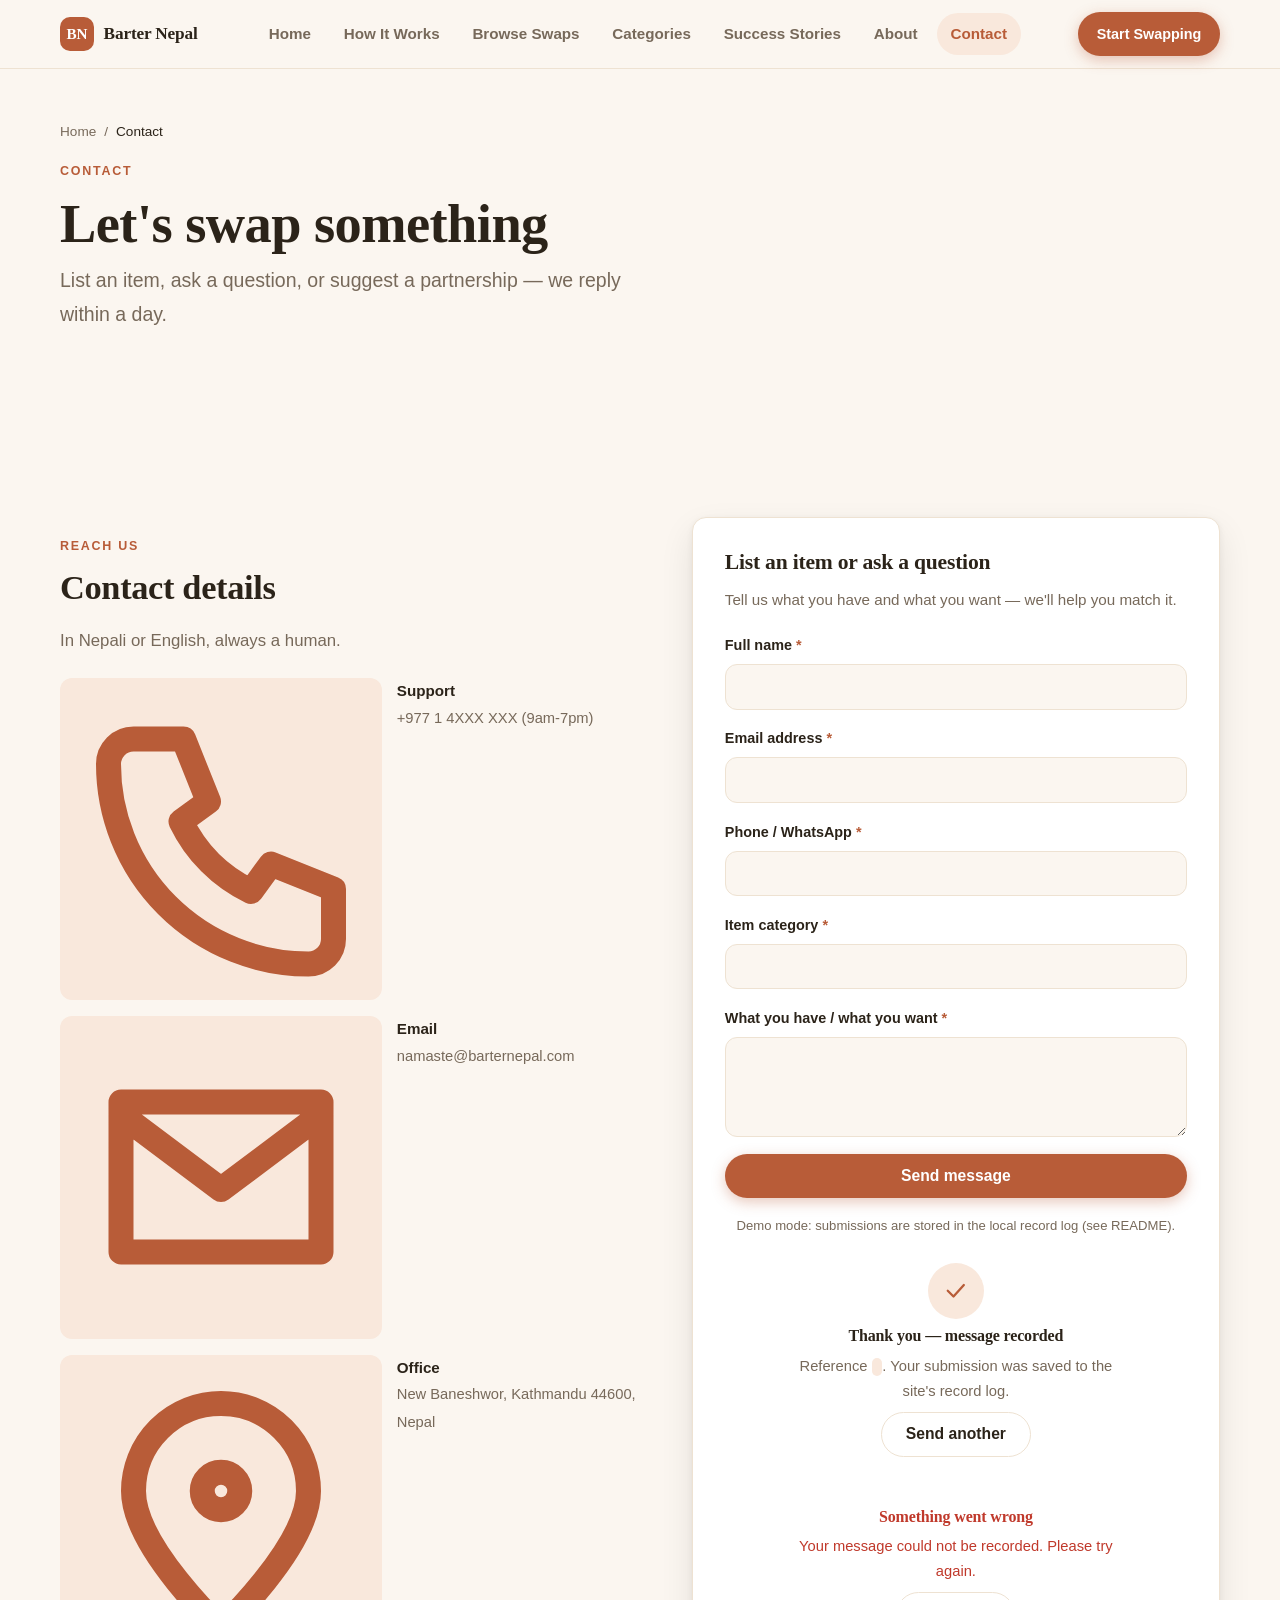
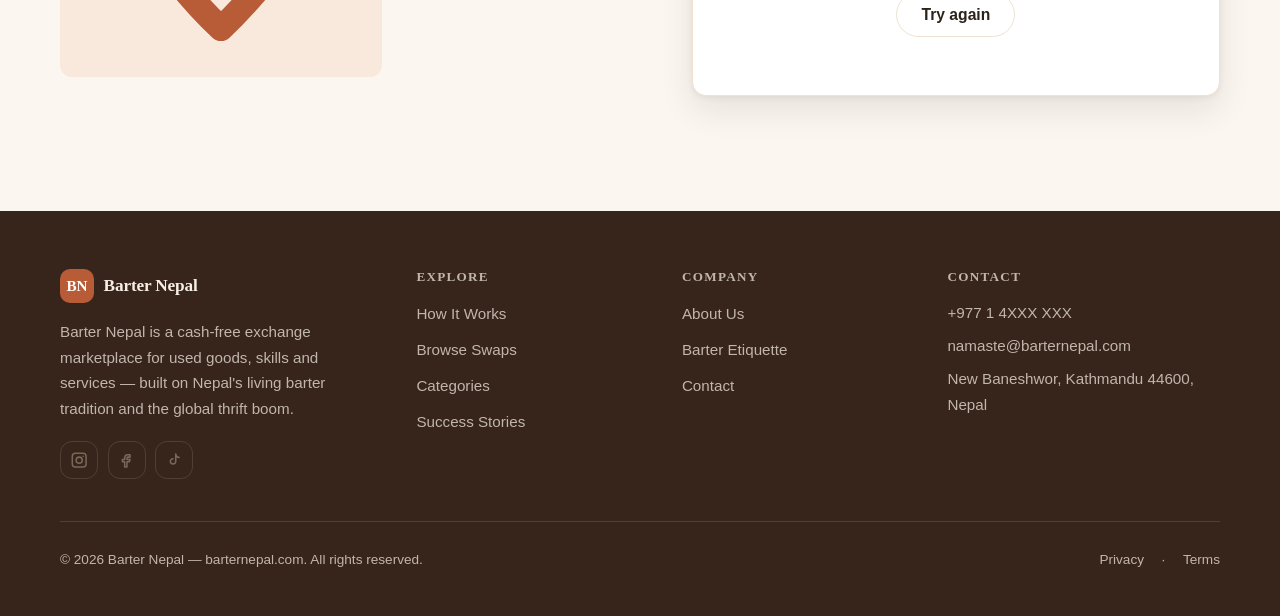
<file: contact.html>
<!DOCTYPE html>
<html lang="en">
<head>
<meta charset="utf-8">
<meta name="viewport" content="width=device-width, initial-scale=1">
<title>Contact — Barter Nepal</title>
<meta name="description" content="Contact Barter Nepal — list an item, find a swap, or partner with us.">
<meta property="og:title" content="Contact">
<meta property="og:description" content="Contact Barter Nepal — list an item, find a swap, or partner with us.">
<meta property="og:type" content="website">
<meta property="og:url" content="https://barternepal.com/contact.html">
<link rel="icon" href="data:image/svg+xml,%3Csvg%20xmlns%3D'http%3A%2F%2Fwww.w3.org%2F2000%2Fsvg'%20viewBox%3D'0%200%2064%2064'%3E%3Crect%20width%3D'64'%20height%3D'64'%20rx%3D'14'%20fill%3D'%23B85C38'%2F%3E%3Ctext%20x%3D'32'%20y%3D'42'%20font-family%3D'Arial%2C%20sans-serif'%20font-size%3D'26'%20font-weight%3D'700'%20text-anchor%3D'middle'%20fill%3D'%23FFFFFF'%3EBN%3C%2Ftext%3E%3C%2Fsvg%3E">
<link rel="stylesheet" href="assets/style.css">
<script defer src="assets/main.js"></script>
<script defer src="assets/form.js"></script>
</head>
<body data-site="barternepal.com" data-page="contact.html">
<!-- CLIENT-COPY: All copy on this page is placeholder. Replace prices, contact details, statistics, and testimonial quotes with client-approved content before launch. -->
<a class="skip-link" href="#main">Skip to content</a>
<header class="site-header" data-header="light">
    <div class="container header-inner">
      <a class="brand" href="index.html"><span class="brand-mark" style="background:#B85C38;color:#FFFFFF">BN</span><span class="brand-name">Barter Nepal</span></a>
      <nav class="main-nav" aria-label="Primary"><ul><li><a href="index.html">Home</a></li><li><a href="how-it-works.html">How It Works</a></li><li><a href="browse.html">Browse Swaps</a></li><li><a href="categories.html">Categories</a></li><li><a href="stories.html">Success Stories</a></li><li><a href="about.html">About</a></li><li><a href="contact.html" aria-current="page">Contact</a></li></ul></nav>
      <div class="header-actions"><a class="btn btn-primary btn-sm header-cta" href="contact.html">Start Swapping</a><button class="menu-toggle" aria-expanded="false" aria-controls="mobile-menu" aria-label="Open menu"><span class="icon" data-icon="menu" aria-hidden="true"></span></button></div>
    </div>
    <div class="mobile-menu" id="mobile-menu" hidden>
      <ul><li><a href="index.html">Home</a></li><li><a href="how-it-works.html">How It Works</a></li><li><a href="browse.html">Browse Swaps</a></li><li><a href="categories.html">Categories</a></li><li><a href="stories.html">Success Stories</a></li><li><a href="about.html">About</a></li><li><a href="contact.html" aria-current="page">Contact</a></li></ul>
      <a class="btn btn-primary btn-block" href="contact.html">Start Swapping</a>
    </div>
  </header>
<main id="main">
<section class="hero hero-inner">
    <div class="container hero-grid">
      <div class="hero-copy">
        <nav class="crumbs" aria-label="Breadcrumb"><a href="index.html">Home</a><span aria-hidden="true">/</span><span aria-current="page">Contact</span></nav>
        <p class="kicker">Contact</p>
        <h1>Let&#39;s swap something</h1>
        <p class="hero-lede">List an item, ask a question, or suggest a partnership — we reply within a day.</p>
        
        
        
      </div>
      
    </div>
  </section>
<section class="sec">
        <div class="container split">
          <div class="split-copy">
            <p class="kicker">Reach us</p><h2>Contact details</h2>
            <p class="lede">In Nepali or English, always a human.</p>
            <ul class="contact-list">
              <li><span class="icon" data-icon="phone" aria-hidden="true"></span><div><b>Support</b><span>+977 1 4XXX XXX (9am-7pm)</span></div></li><li><span class="icon" data-icon="mail" aria-hidden="true"></span><div><b>Email</b><span>namaste@barternepal.com</span></div></li><li><span class="icon" data-icon="pin" aria-hidden="true"></span><div><b>Office</b><span>New Baneshwor, Kathmandu 44600, Nepal</span></div></li>
            </ul>
          </div>
          <div class="form-card card">
    <h3>List an item or ask a question</h3>
    <p class="form-lede">Tell us what you have and what you want — we&#39;ll help you match it.</p>
    <form data-persist data-form="contact" novalidate>
      <div class="field"><label for="f-name">Full name <span class="req" aria-hidden="true">*</span></label><input id="f-name" name="name" type="text" required><p class="field-error" id="e-name" hidden></p></div><div class="field"><label for="f-email">Email address <span class="req" aria-hidden="true">*</span></label><input id="f-email" name="email" type="email" required><p class="field-error" id="e-email" hidden></p></div><div class="field"><label for="f-phone">Phone / WhatsApp <span class="req" aria-hidden="true">*</span></label><input id="f-phone" name="phone" type="tel" required><p class="field-error" id="e-phone" hidden></p></div><div class="field"><label for="f-category">Item category <span class="req" aria-hidden="true">*</span></label><input id="f-category" name="category" type="text" required><p class="field-error" id="e-category" hidden></p></div><div class="field"><label for="f-message">What you have / what you want <span class="req" aria-hidden="true">*</span></label><textarea id="f-message" name="message" rows="4" required></textarea><p class="field-error" id="e-message" hidden></p></div>
      <button class="btn btn-primary btn-block" type="submit">Send message</button>
      <p class="form-note">Demo mode: submissions are stored in the local record log (see README).</p>
    </form>
    <div class="form-done" hidden role="status">
      <span class="done-icon"><span class="icon" data-icon="check" aria-hidden="true"></span></span>
      <h4>Thank you — message recorded</h4>
      <p>Reference <code class="ref-id"></code>. Your submission was saved to the site's record log. <span class="done-mode"></span></p>
      <button class="btn btn-ghost" type="button" data-reset-form>Send another</button>
    </div>
    <div class="form-fail" hidden role="alert">
      <h4>Something went wrong</h4>
      <p>Your message could not be recorded. Please try again.</p>
      <button class="btn btn-ghost" type="button" data-reset-form>Try again</button>
    </div>
  </div>
        </div></section>

</main>
<footer class="site-footer footer-dark" style="background:#37241A;color:#F7EEE5">
    <div class="container">
      <div class="f-top">
        <div class="f-brand">
          <a class="brand" href="index.html"><span class="brand-mark" style="background:#B85C38;color:#FFFFFF">BN</span><span class="brand-name">Barter Nepal</span></a>
          <p>Barter Nepal is a cash-free exchange marketplace for used goods, skills and services — built on Nepal&#39;s living barter tradition and the global thrift boom.</p>
          <div class="socials"><a class="social" href="https://instagram.com/barternepal" aria-label="Instagram"><span class="icon" data-icon="instagram" aria-hidden="true"></span></a><a class="social" href="https://facebook.com/barternepal" aria-label="Facebook"><span class="icon" data-icon="facebook" aria-hidden="true"></span></a><a class="social" href="https://tiktok.com/@barternepal" aria-label="Tiktok"><span class="icon" data-icon="tiktok" aria-hidden="true"></span></a></div>
        </div>
        <div class="f-col"><h3>Explore</h3><ul><li><a href="how-it-works.html">How It Works</a></li><li><a href="browse.html">Browse Swaps</a></li><li><a href="categories.html">Categories</a></li><li><a href="stories.html">Success Stories</a></li></ul></div><div class="f-col"><h3>Company</h3><ul><li><a href="about.html">About Us</a></li><li><a href="how-it-works.html">Barter Etiquette</a></li><li><a href="contact.html">Contact</a></li></ul></div>
        <div class="f-col f-contact"><h3>Contact</h3>
          <p>+977 1 4XXX XXX</p>
          <p>namaste@barternepal.com</p>
          <p>New Baneshwor, Kathmandu 44600, Nepal</p>
        </div>
      </div>
      <div class="f-bottom"><p>© 2026 Barter Nepal — barternepal.com. All rights reserved.</p><div class="f-legal"><a href="privacy.html">Privacy</a> · <a href="terms.html">Terms</a></div></div>
    </div>
  </footer>
</body>
</html>
</file>
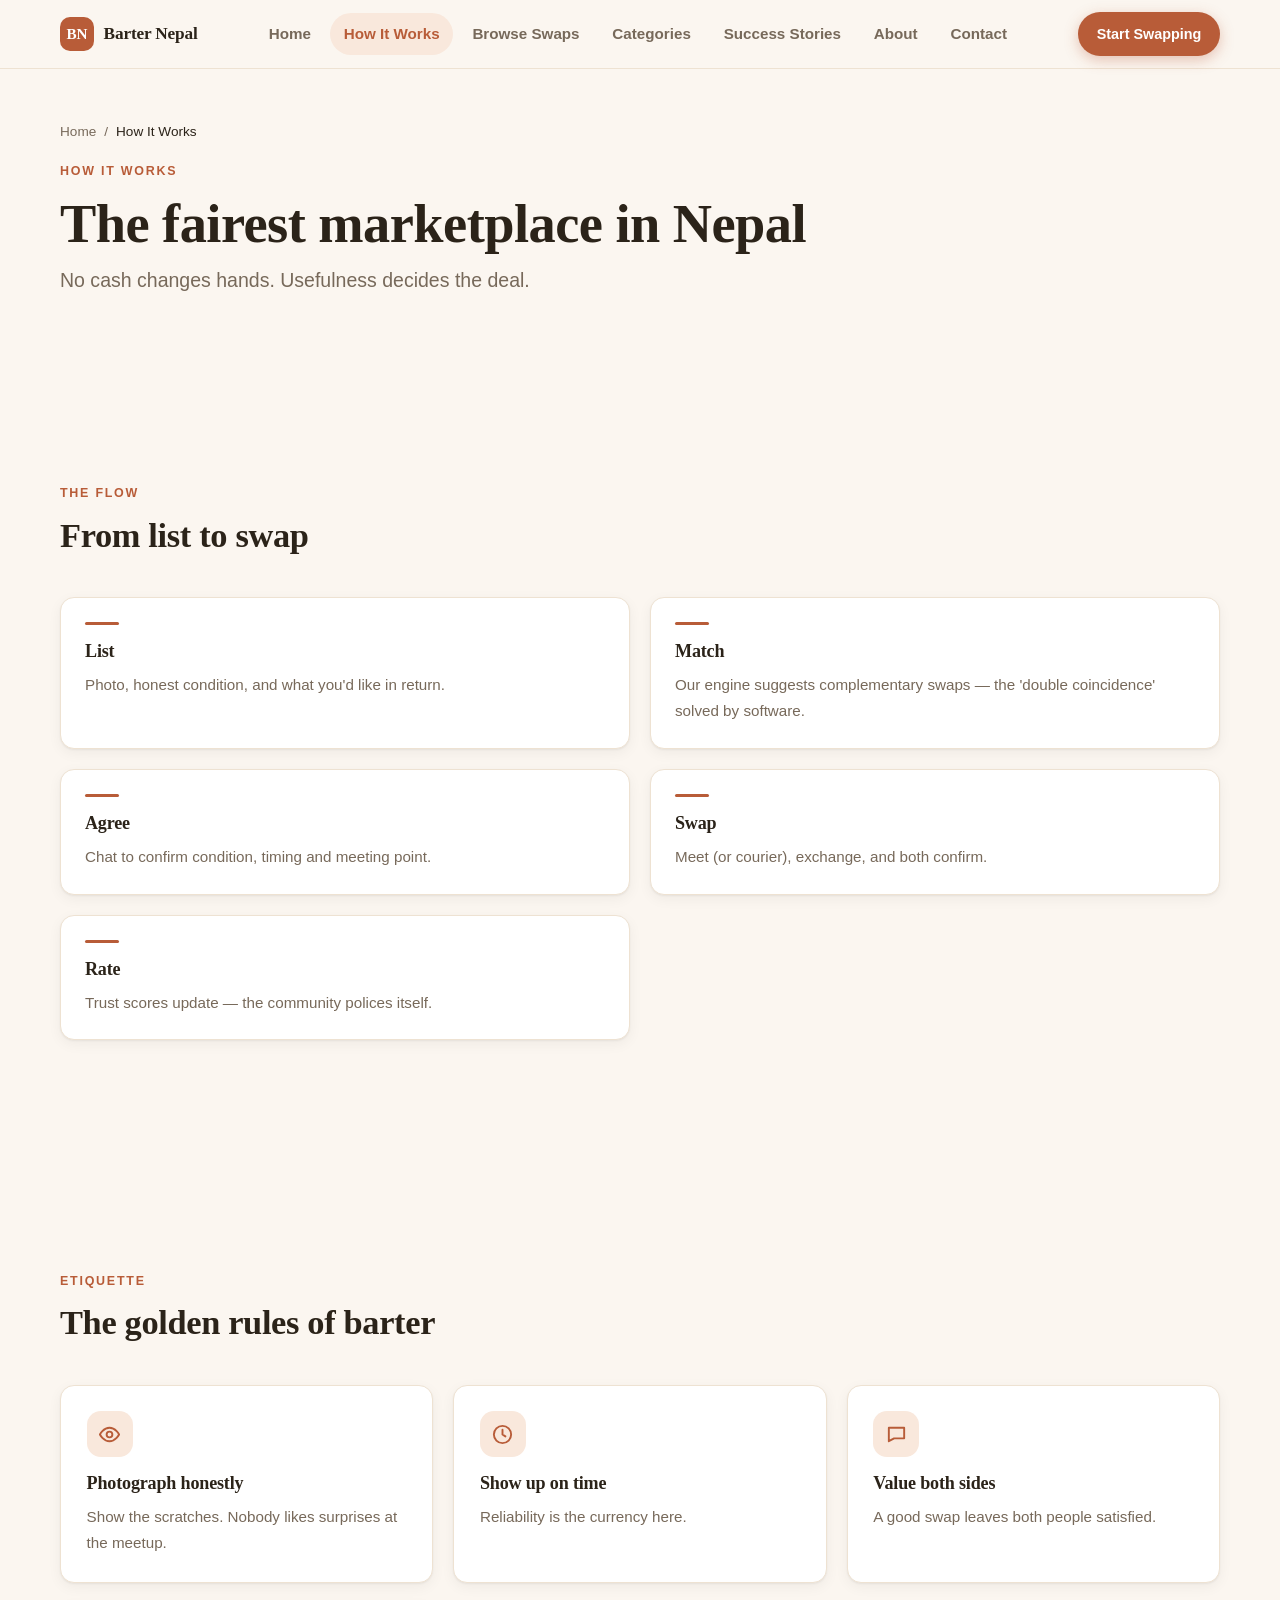
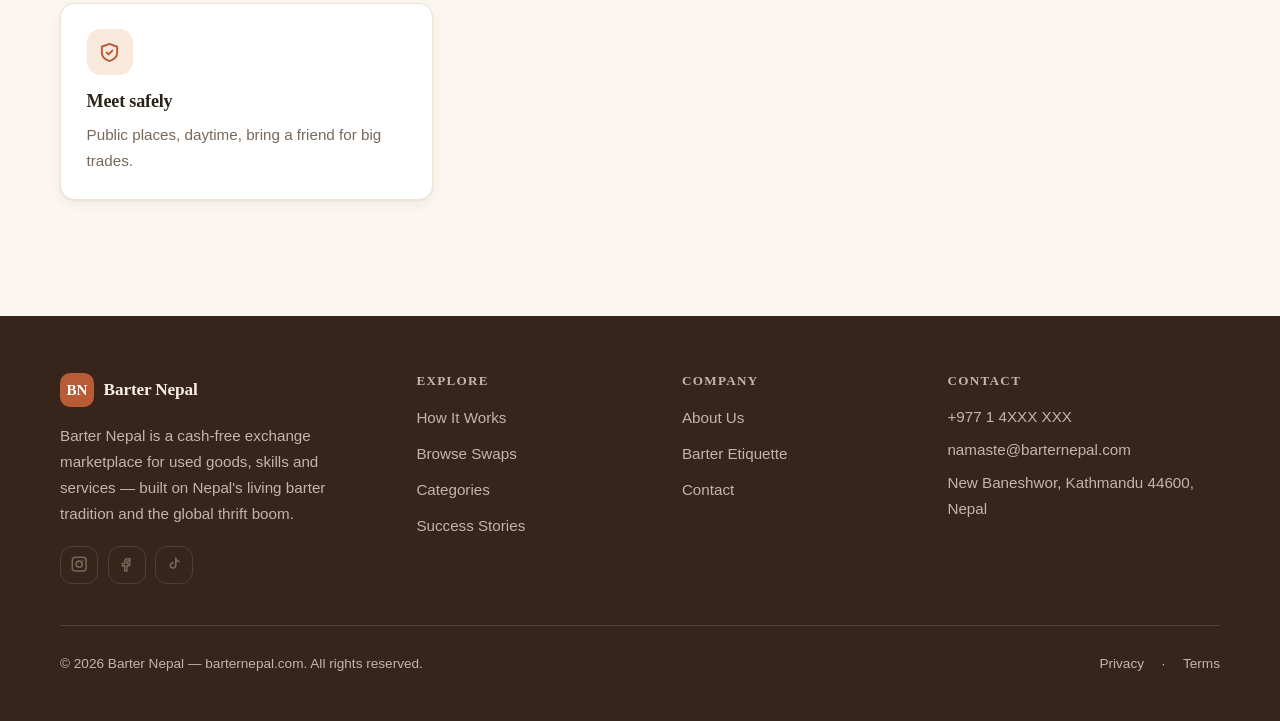
<file: how-it-works.html>
<!DOCTYPE html>
<html lang="en">
<head>
<meta charset="utf-8">
<meta name="viewport" content="width=device-width, initial-scale=1">
<title>How It Works — Barter Nepal</title>
<meta name="description" content="How Barter Nepal works — listing, matching, agreeing, swapping and rating. Plus barter etiquette.">
<meta property="og:title" content="How It Works">
<meta property="og:description" content="How Barter Nepal works — listing, matching, agreeing, swapping and rating. Plus barter etiquette.">
<meta property="og:type" content="website">
<meta property="og:url" content="https://barternepal.com/how-it-works.html">
<link rel="icon" href="data:image/svg+xml,%3Csvg%20xmlns%3D'http%3A%2F%2Fwww.w3.org%2F2000%2Fsvg'%20viewBox%3D'0%200%2064%2064'%3E%3Crect%20width%3D'64'%20height%3D'64'%20rx%3D'14'%20fill%3D'%23B85C38'%2F%3E%3Ctext%20x%3D'32'%20y%3D'42'%20font-family%3D'Arial%2C%20sans-serif'%20font-size%3D'26'%20font-weight%3D'700'%20text-anchor%3D'middle'%20fill%3D'%23FFFFFF'%3EBN%3C%2Ftext%3E%3C%2Fsvg%3E">
<link rel="stylesheet" href="assets/style.css">
<script defer src="assets/main.js"></script>
<script defer src="assets/form.js"></script>
</head>
<body data-site="barternepal.com" data-page="how-it-works.html">
<!-- CLIENT-COPY: All copy on this page is placeholder. Replace prices, contact details, statistics, and testimonial quotes with client-approved content before launch. -->
<a class="skip-link" href="#main">Skip to content</a>
<header class="site-header" data-header="light">
    <div class="container header-inner">
      <a class="brand" href="index.html"><span class="brand-mark" style="background:#B85C38;color:#FFFFFF">BN</span><span class="brand-name">Barter Nepal</span></a>
      <nav class="main-nav" aria-label="Primary"><ul><li><a href="index.html">Home</a></li><li><a href="how-it-works.html" aria-current="page">How It Works</a></li><li><a href="browse.html">Browse Swaps</a></li><li><a href="categories.html">Categories</a></li><li><a href="stories.html">Success Stories</a></li><li><a href="about.html">About</a></li><li><a href="contact.html">Contact</a></li></ul></nav>
      <div class="header-actions"><a class="btn btn-primary btn-sm header-cta" href="contact.html">Start Swapping</a><button class="menu-toggle" aria-expanded="false" aria-controls="mobile-menu" aria-label="Open menu"><span class="icon" data-icon="menu" aria-hidden="true"></span></button></div>
    </div>
    <div class="mobile-menu" id="mobile-menu" hidden>
      <ul><li><a href="index.html">Home</a></li><li><a href="how-it-works.html" aria-current="page">How It Works</a></li><li><a href="browse.html">Browse Swaps</a></li><li><a href="categories.html">Categories</a></li><li><a href="stories.html">Success Stories</a></li><li><a href="about.html">About</a></li><li><a href="contact.html">Contact</a></li></ul>
      <a class="btn btn-primary btn-block" href="contact.html">Start Swapping</a>
    </div>
  </header>
<main id="main">
<section class="hero hero-inner">
    <div class="container hero-grid">
      <div class="hero-copy">
        <nav class="crumbs" aria-label="Breadcrumb"><a href="index.html">Home</a><span aria-hidden="true">/</span><span aria-current="page">How It Works</span></nav>
        <p class="kicker">How It Works</p>
        <h1>The fairest marketplace in Nepal</h1>
        <p class="hero-lede">No cash changes hands. Usefulness decides the deal.</p>
        
        
        
      </div>
      
    </div>
  </section>
<section class="sec">
        <div class="container">
          <div class="sec-head"><p class="kicker">The flow</p><h2>From list to swap</h2></div>
          <ol class="process">
            <li><h3>List</h3><p>Photo, honest condition, and what you&#39;d like in return.</p></li><li><h3>Match</h3><p>Our engine suggests complementary swaps — the &#39;double coincidence&#39; solved by software.</p></li><li><h3>Agree</h3><p>Chat to confirm condition, timing and meeting point.</p></li><li><h3>Swap</h3><p>Meet (or courier), exchange, and both confirm.</p></li><li><h3>Rate</h3><p>Trust scores update — the community polices itself.</p></li>
          </ol>
        </div></section><section class="sec">
        <div class="container">
          <div class="sec-head"><p class="kicker">Etiquette</p><h2>The golden rules of barter</h2></div>
          <ul class="grid features">
            <li class="card feature"><span class="feature-icon"><span class="icon" data-icon="eye" aria-hidden="true"></span></span><h3>Photograph honestly</h3><p>Show the scratches. Nobody likes surprises at the meetup.</p></li><li class="card feature"><span class="feature-icon"><span class="icon" data-icon="clock" aria-hidden="true"></span></span><h3>Show up on time</h3><p>Reliability is the currency here.</p></li><li class="card feature"><span class="feature-icon"><span class="icon" data-icon="chat" aria-hidden="true"></span></span><h3>Value both sides</h3><p>A good swap leaves both people satisfied.</p></li><li class="card feature"><span class="feature-icon"><span class="icon" data-icon="shield" aria-hidden="true"></span></span><h3>Meet safely</h3><p>Public places, daytime, bring a friend for big trades.</p></li>
          </ul>
        </div></section>

</main>
<footer class="site-footer footer-dark" style="background:#37241A;color:#F7EEE5">
    <div class="container">
      <div class="f-top">
        <div class="f-brand">
          <a class="brand" href="index.html"><span class="brand-mark" style="background:#B85C38;color:#FFFFFF">BN</span><span class="brand-name">Barter Nepal</span></a>
          <p>Barter Nepal is a cash-free exchange marketplace for used goods, skills and services — built on Nepal&#39;s living barter tradition and the global thrift boom.</p>
          <div class="socials"><a class="social" href="https://instagram.com/barternepal" aria-label="Instagram"><span class="icon" data-icon="instagram" aria-hidden="true"></span></a><a class="social" href="https://facebook.com/barternepal" aria-label="Facebook"><span class="icon" data-icon="facebook" aria-hidden="true"></span></a><a class="social" href="https://tiktok.com/@barternepal" aria-label="Tiktok"><span class="icon" data-icon="tiktok" aria-hidden="true"></span></a></div>
        </div>
        <div class="f-col"><h3>Explore</h3><ul><li><a href="how-it-works.html">How It Works</a></li><li><a href="browse.html">Browse Swaps</a></li><li><a href="categories.html">Categories</a></li><li><a href="stories.html">Success Stories</a></li></ul></div><div class="f-col"><h3>Company</h3><ul><li><a href="about.html">About Us</a></li><li><a href="how-it-works.html">Barter Etiquette</a></li><li><a href="contact.html">Contact</a></li></ul></div>
        <div class="f-col f-contact"><h3>Contact</h3>
          <p>+977 1 4XXX XXX</p>
          <p>namaste@barternepal.com</p>
          <p>New Baneshwor, Kathmandu 44600, Nepal</p>
        </div>
      </div>
      <div class="f-bottom"><p>© 2026 Barter Nepal — barternepal.com. All rights reserved.</p><div class="f-legal"><a href="privacy.html">Privacy</a> · <a href="terms.html">Terms</a></div></div>
    </div>
  </footer>
</body>
</html>
</file>
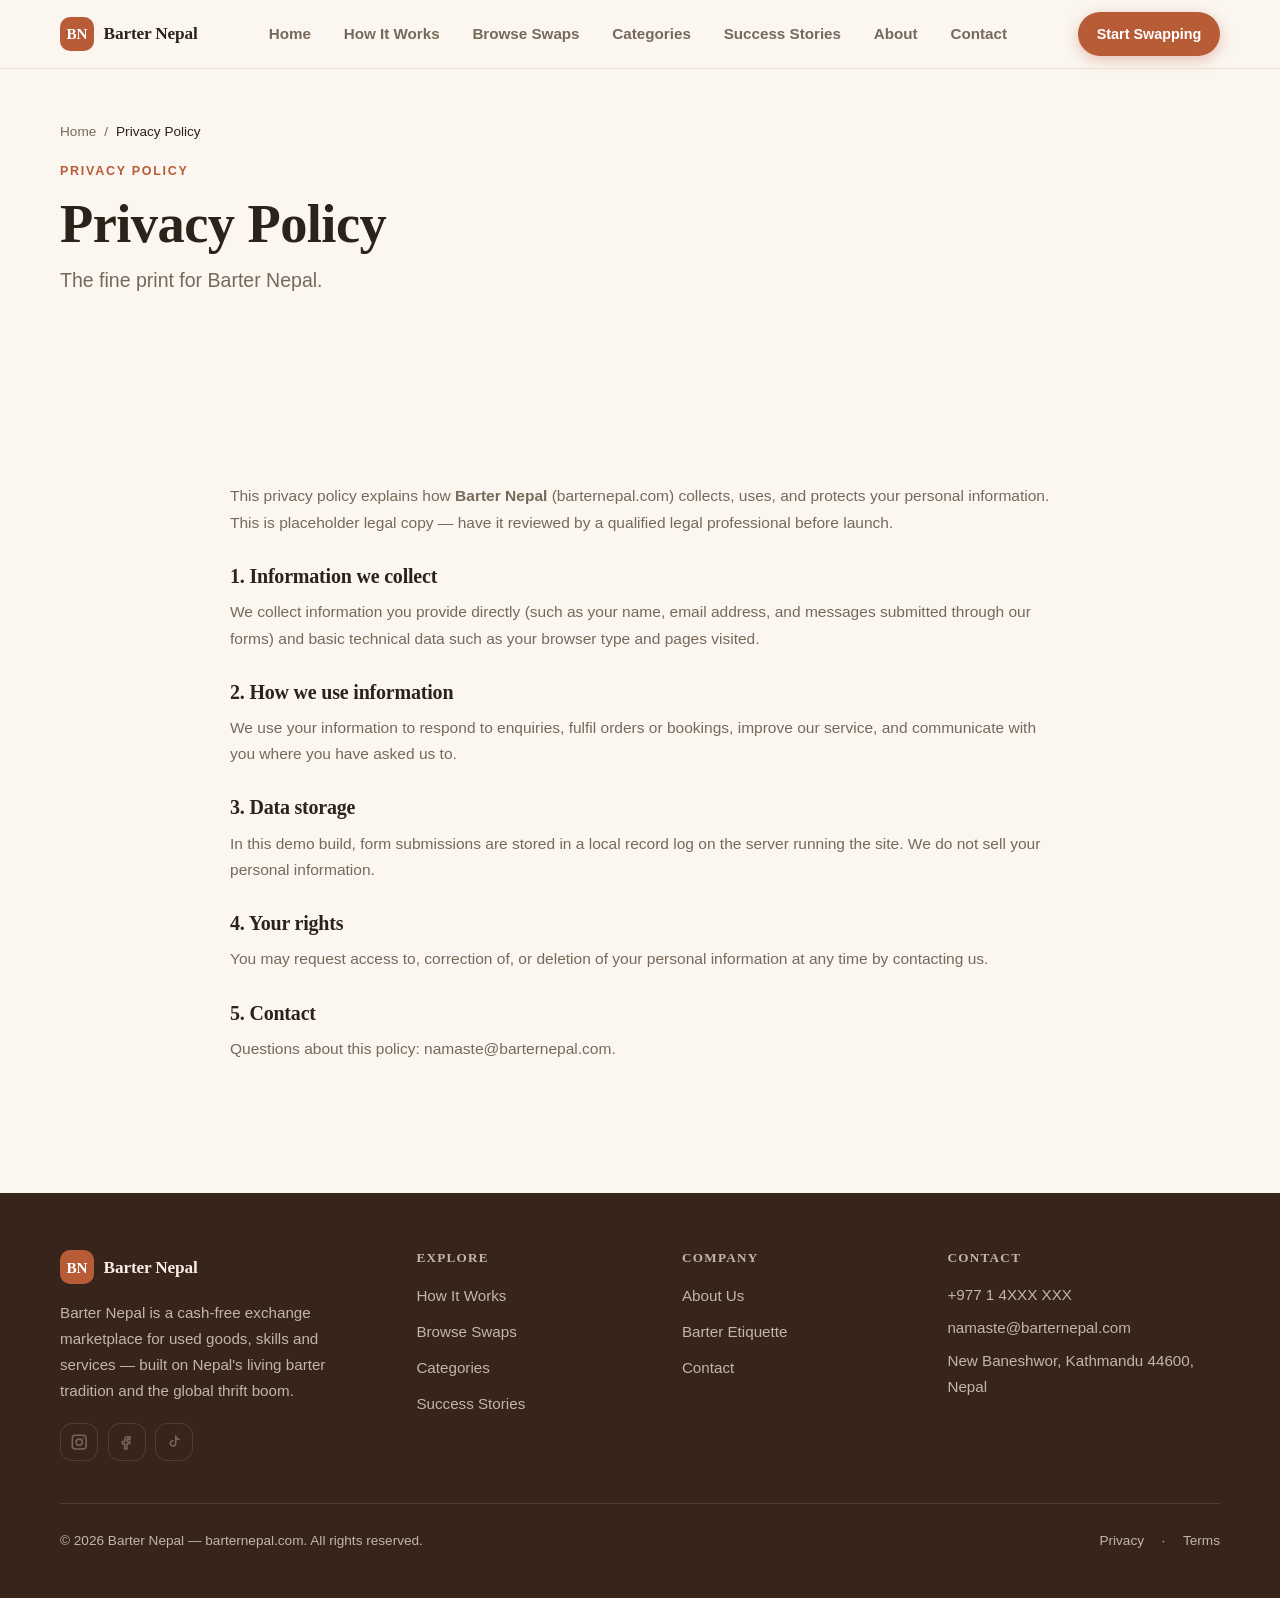
<file: privacy.html>
<!DOCTYPE html>
<html lang="en">
<head>
<meta charset="utf-8">
<meta name="viewport" content="width=device-width, initial-scale=1">
<title>Privacy Policy — Barter Nepal</title>
<meta name="description" content="Privacy Policy — Barter Nepal">
<meta property="og:title" content="Privacy Policy">
<meta property="og:description" content="Privacy Policy — Barter Nepal">
<meta property="og:type" content="website">
<meta property="og:url" content="https://barternepal.com/privacy.html">
<link rel="icon" href="data:image/svg+xml,%3Csvg%20xmlns%3D'http%3A%2F%2Fwww.w3.org%2F2000%2Fsvg'%20viewBox%3D'0%200%2064%2064'%3E%3Crect%20width%3D'64'%20height%3D'64'%20rx%3D'14'%20fill%3D'%23B85C38'%2F%3E%3Ctext%20x%3D'32'%20y%3D'42'%20font-family%3D'Arial%2C%20sans-serif'%20font-size%3D'26'%20font-weight%3D'700'%20text-anchor%3D'middle'%20fill%3D'%23FFFFFF'%3EBN%3C%2Ftext%3E%3C%2Fsvg%3E">
<link rel="stylesheet" href="assets/style.css">
<script defer src="assets/main.js"></script>
<script defer src="assets/form.js"></script>
</head>
<body data-site="barternepal.com" data-page="privacy.html">
<!-- CLIENT-COPY: All copy on this page is placeholder. Replace prices, contact details, statistics, and testimonial quotes with client-approved content before launch. -->
<a class="skip-link" href="#main">Skip to content</a>
<header class="site-header" data-header="light">
    <div class="container header-inner">
      <a class="brand" href="index.html"><span class="brand-mark" style="background:#B85C38;color:#FFFFFF">BN</span><span class="brand-name">Barter Nepal</span></a>
      <nav class="main-nav" aria-label="Primary"><ul><li><a href="index.html">Home</a></li><li><a href="how-it-works.html">How It Works</a></li><li><a href="browse.html">Browse Swaps</a></li><li><a href="categories.html">Categories</a></li><li><a href="stories.html">Success Stories</a></li><li><a href="about.html">About</a></li><li><a href="contact.html">Contact</a></li></ul></nav>
      <div class="header-actions"><a class="btn btn-primary btn-sm header-cta" href="contact.html">Start Swapping</a><button class="menu-toggle" aria-expanded="false" aria-controls="mobile-menu" aria-label="Open menu"><span class="icon" data-icon="menu" aria-hidden="true"></span></button></div>
    </div>
    <div class="mobile-menu" id="mobile-menu" hidden>
      <ul><li><a href="index.html">Home</a></li><li><a href="how-it-works.html">How It Works</a></li><li><a href="browse.html">Browse Swaps</a></li><li><a href="categories.html">Categories</a></li><li><a href="stories.html">Success Stories</a></li><li><a href="about.html">About</a></li><li><a href="contact.html">Contact</a></li></ul>
      <a class="btn btn-primary btn-block" href="contact.html">Start Swapping</a>
    </div>
  </header>
<main id="main">
<section class="hero hero-inner">
    <div class="container hero-grid">
      <div class="hero-copy">
        <nav class="crumbs" aria-label="Breadcrumb"><a href="index.html">Home</a><span aria-hidden="true">/</span><span aria-current="page">Privacy Policy</span></nav>
        <p class="kicker">Privacy Policy</p>
        <h1>Privacy Policy</h1>
        <p class="hero-lede">The fine print for Barter Nepal.</p>
        
        
        
      </div>
      
    </div>
  </section>
<section class="sec legal-sec"><div class="container narrow"><p>This privacy policy explains how <b>Barter Nepal</b> (barternepal.com) collects, uses, and protects your personal information. This is placeholder legal copy — have it reviewed by a qualified legal professional before launch. <!-- CLIENT-COPY: replace with final, jurisdiction-appropriate Privacy Policy --></p>
       <h2>1. Information we collect</h2><p>We collect information you provide directly (such as your name, email address, and messages submitted through our forms) and basic technical data such as your browser type and pages visited.</p>
       <h2>2. How we use information</h2><p>We use your information to respond to enquiries, fulfil orders or bookings, improve our service, and communicate with you where you have asked us to.</p>
       <h2>3. Data storage</h2><p>In this demo build, form submissions are stored in a local record log on the server running the site. We do not sell your personal information.</p>
       <h2>4. Your rights</h2><p>You may request access to, correction of, or deletion of your personal information at any time by contacting us.</p>
       <h2>5. Contact</h2><p>Questions about this policy: namaste@barternepal.com.</p></div></section>

</main>
<footer class="site-footer footer-dark" style="background:#37241A;color:#F7EEE5">
    <div class="container">
      <div class="f-top">
        <div class="f-brand">
          <a class="brand" href="index.html"><span class="brand-mark" style="background:#B85C38;color:#FFFFFF">BN</span><span class="brand-name">Barter Nepal</span></a>
          <p>Barter Nepal is a cash-free exchange marketplace for used goods, skills and services — built on Nepal&#39;s living barter tradition and the global thrift boom.</p>
          <div class="socials"><a class="social" href="https://instagram.com/barternepal" aria-label="Instagram"><span class="icon" data-icon="instagram" aria-hidden="true"></span></a><a class="social" href="https://facebook.com/barternepal" aria-label="Facebook"><span class="icon" data-icon="facebook" aria-hidden="true"></span></a><a class="social" href="https://tiktok.com/@barternepal" aria-label="Tiktok"><span class="icon" data-icon="tiktok" aria-hidden="true"></span></a></div>
        </div>
        <div class="f-col"><h3>Explore</h3><ul><li><a href="how-it-works.html">How It Works</a></li><li><a href="browse.html">Browse Swaps</a></li><li><a href="categories.html">Categories</a></li><li><a href="stories.html">Success Stories</a></li></ul></div><div class="f-col"><h3>Company</h3><ul><li><a href="about.html">About Us</a></li><li><a href="how-it-works.html">Barter Etiquette</a></li><li><a href="contact.html">Contact</a></li></ul></div>
        <div class="f-col f-contact"><h3>Contact</h3>
          <p>+977 1 4XXX XXX</p>
          <p>namaste@barternepal.com</p>
          <p>New Baneshwor, Kathmandu 44600, Nepal</p>
        </div>
      </div>
      <div class="f-bottom"><p>© 2026 Barter Nepal — barternepal.com. All rights reserved.</p><div class="f-legal"><a href="privacy.html">Privacy</a> · <a href="terms.html">Terms</a></div></div>
    </div>
  </footer>
</body>
</html>
</file>
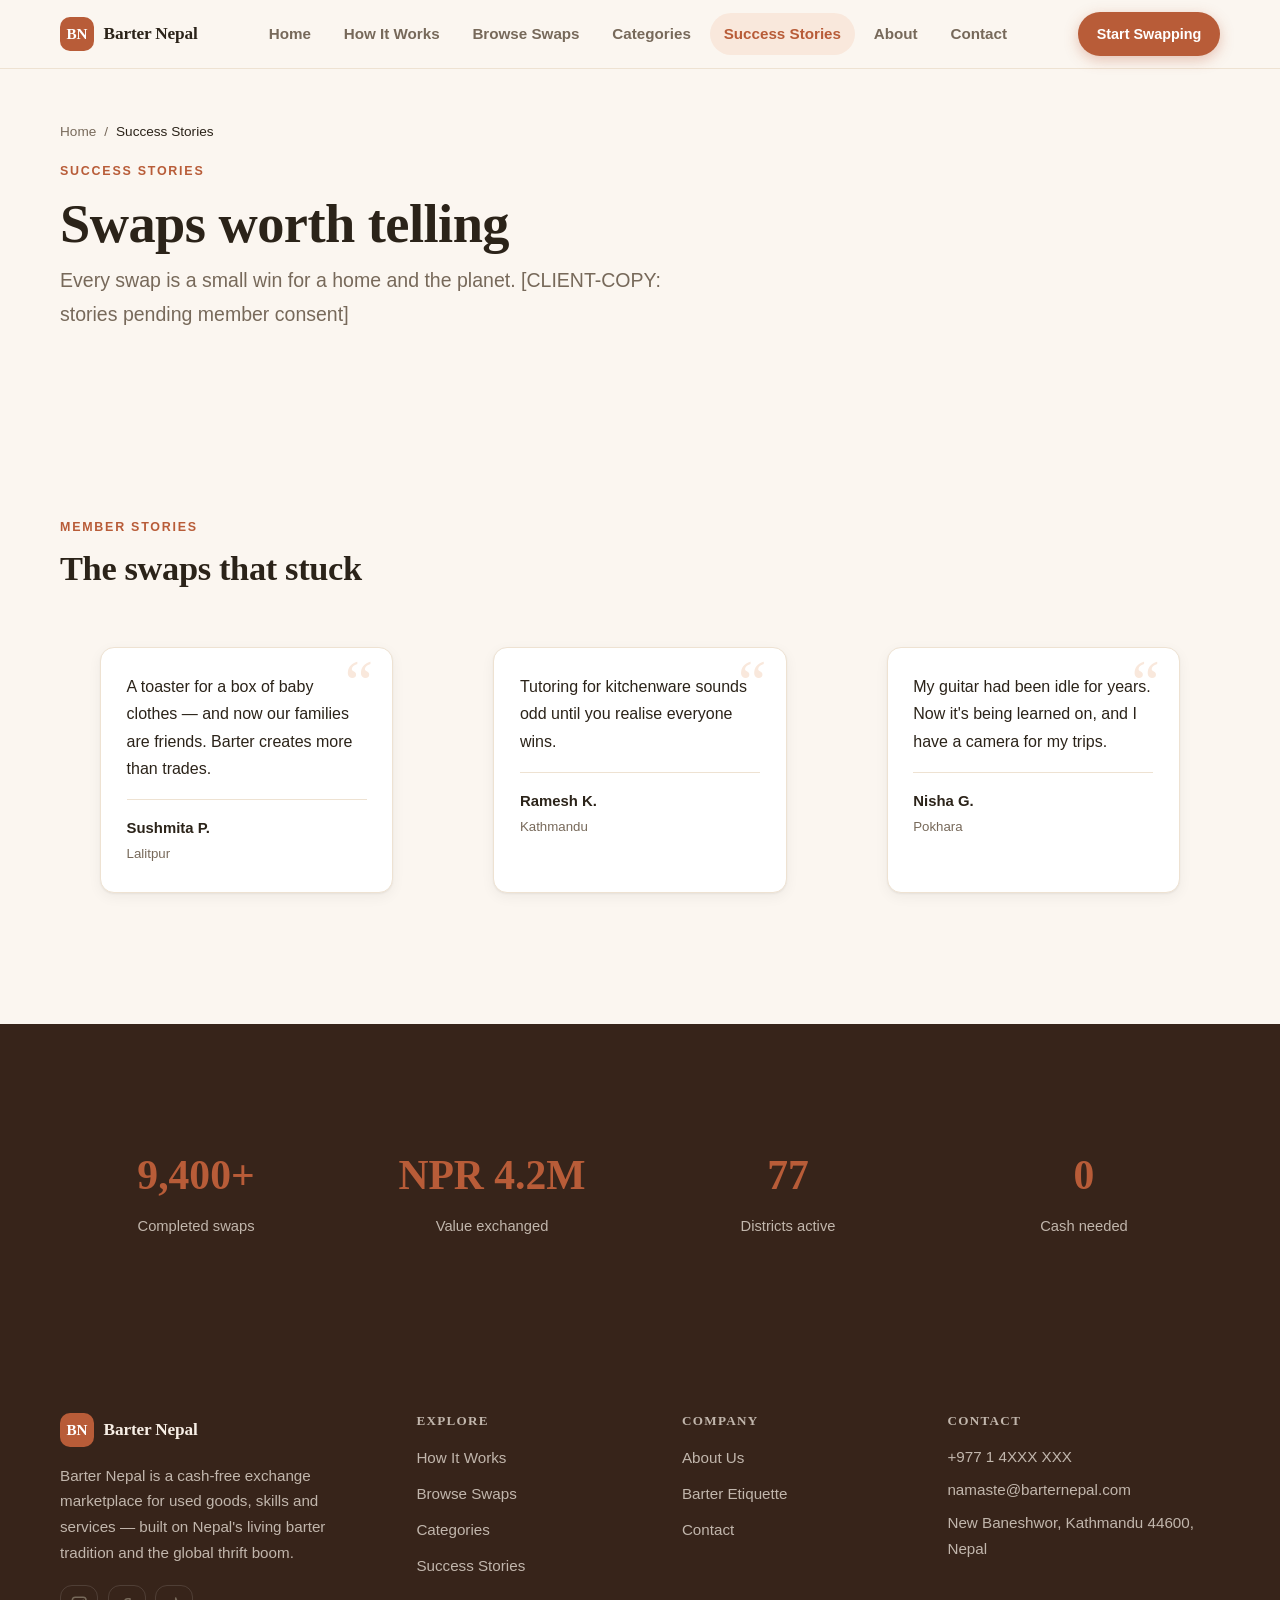
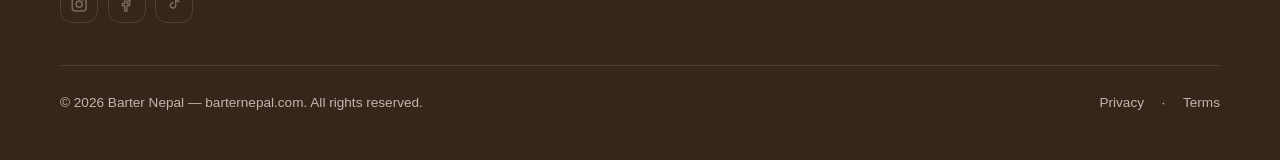
<file: stories.html>
<!DOCTYPE html>
<html lang="en">
<head>
<meta charset="utf-8">
<meta name="viewport" content="width=device-width, initial-scale=1">
<title>Success Stories — Barter Nepal</title>
<meta name="description" content="Barter Nepal success stories — swaps that made both sides happy.">
<meta property="og:title" content="Success Stories">
<meta property="og:description" content="Barter Nepal success stories — swaps that made both sides happy.">
<meta property="og:type" content="website">
<meta property="og:url" content="https://barternepal.com/stories.html">
<link rel="icon" href="data:image/svg+xml,%3Csvg%20xmlns%3D'http%3A%2F%2Fwww.w3.org%2F2000%2Fsvg'%20viewBox%3D'0%200%2064%2064'%3E%3Crect%20width%3D'64'%20height%3D'64'%20rx%3D'14'%20fill%3D'%23B85C38'%2F%3E%3Ctext%20x%3D'32'%20y%3D'42'%20font-family%3D'Arial%2C%20sans-serif'%20font-size%3D'26'%20font-weight%3D'700'%20text-anchor%3D'middle'%20fill%3D'%23FFFFFF'%3EBN%3C%2Ftext%3E%3C%2Fsvg%3E">
<link rel="stylesheet" href="assets/style.css">
<script defer src="assets/main.js"></script>
<script defer src="assets/form.js"></script>
</head>
<body data-site="barternepal.com" data-page="stories.html">
<!-- CLIENT-COPY: All copy on this page is placeholder. Replace prices, contact details, statistics, and testimonial quotes with client-approved content before launch. -->
<a class="skip-link" href="#main">Skip to content</a>
<header class="site-header" data-header="light">
    <div class="container header-inner">
      <a class="brand" href="index.html"><span class="brand-mark" style="background:#B85C38;color:#FFFFFF">BN</span><span class="brand-name">Barter Nepal</span></a>
      <nav class="main-nav" aria-label="Primary"><ul><li><a href="index.html">Home</a></li><li><a href="how-it-works.html">How It Works</a></li><li><a href="browse.html">Browse Swaps</a></li><li><a href="categories.html">Categories</a></li><li><a href="stories.html" aria-current="page">Success Stories</a></li><li><a href="about.html">About</a></li><li><a href="contact.html">Contact</a></li></ul></nav>
      <div class="header-actions"><a class="btn btn-primary btn-sm header-cta" href="contact.html">Start Swapping</a><button class="menu-toggle" aria-expanded="false" aria-controls="mobile-menu" aria-label="Open menu"><span class="icon" data-icon="menu" aria-hidden="true"></span></button></div>
    </div>
    <div class="mobile-menu" id="mobile-menu" hidden>
      <ul><li><a href="index.html">Home</a></li><li><a href="how-it-works.html">How It Works</a></li><li><a href="browse.html">Browse Swaps</a></li><li><a href="categories.html">Categories</a></li><li><a href="stories.html" aria-current="page">Success Stories</a></li><li><a href="about.html">About</a></li><li><a href="contact.html">Contact</a></li></ul>
      <a class="btn btn-primary btn-block" href="contact.html">Start Swapping</a>
    </div>
  </header>
<main id="main">
<section class="hero hero-inner">
    <div class="container hero-grid">
      <div class="hero-copy">
        <nav class="crumbs" aria-label="Breadcrumb"><a href="index.html">Home</a><span aria-hidden="true">/</span><span aria-current="page">Success Stories</span></nav>
        <p class="kicker">Success Stories</p>
        <h1>Swaps worth telling</h1>
        <p class="hero-lede">Every swap is a small win for a home and the planet. [CLIENT-COPY: stories pending member consent]</p>
        
        
        
      </div>
      
    </div>
  </section>
<section class="sec">
        <div class="container">
          <div class="sec-head"><p class="kicker">Member stories</p><h2>The swaps that stuck</h2></div>
          <div class="grid testis">
            <figure class="card testi"><blockquote>A toaster for a box of baby clothes — and now our families are friends. Barter creates more than trades.</blockquote><figcaption><b>Sushmita P.</b><span>Lalitpur</span></figcaption></figure><figure class="card testi"><blockquote>Tutoring for kitchenware sounds odd until you realise everyone wins.</blockquote><figcaption><b>Ramesh K.</b><span>Kathmandu</span></figcaption></figure><figure class="card testi"><blockquote>My guitar had been idle for years. Now it&#39;s being learned on, and I have a camera for my trips.</blockquote><figcaption><b>Nisha G.</b><span>Pokhara</span></figcaption></figure>
          </div>
        </div></section><section class="sec stats-sec" style="background:#37241A;color:#F7EEE5">
        <div class="container">
          <dl class="stats">
            <div><dt>9,400+</dt><dd>Completed swaps</dd></div><div><dt>NPR 4.2M</dt><dd>Value exchanged</dd></div><div><dt>77</dt><dd>Districts active</dd></div><div><dt>0</dt><dd>Cash needed</dd></div>
          </dl>
        </div></section>

</main>
<footer class="site-footer footer-dark" style="background:#37241A;color:#F7EEE5">
    <div class="container">
      <div class="f-top">
        <div class="f-brand">
          <a class="brand" href="index.html"><span class="brand-mark" style="background:#B85C38;color:#FFFFFF">BN</span><span class="brand-name">Barter Nepal</span></a>
          <p>Barter Nepal is a cash-free exchange marketplace for used goods, skills and services — built on Nepal&#39;s living barter tradition and the global thrift boom.</p>
          <div class="socials"><a class="social" href="https://instagram.com/barternepal" aria-label="Instagram"><span class="icon" data-icon="instagram" aria-hidden="true"></span></a><a class="social" href="https://facebook.com/barternepal" aria-label="Facebook"><span class="icon" data-icon="facebook" aria-hidden="true"></span></a><a class="social" href="https://tiktok.com/@barternepal" aria-label="Tiktok"><span class="icon" data-icon="tiktok" aria-hidden="true"></span></a></div>
        </div>
        <div class="f-col"><h3>Explore</h3><ul><li><a href="how-it-works.html">How It Works</a></li><li><a href="browse.html">Browse Swaps</a></li><li><a href="categories.html">Categories</a></li><li><a href="stories.html">Success Stories</a></li></ul></div><div class="f-col"><h3>Company</h3><ul><li><a href="about.html">About Us</a></li><li><a href="how-it-works.html">Barter Etiquette</a></li><li><a href="contact.html">Contact</a></li></ul></div>
        <div class="f-col f-contact"><h3>Contact</h3>
          <p>+977 1 4XXX XXX</p>
          <p>namaste@barternepal.com</p>
          <p>New Baneshwor, Kathmandu 44600, Nepal</p>
        </div>
      </div>
      <div class="f-bottom"><p>© 2026 Barter Nepal — barternepal.com. All rights reserved.</p><div class="f-legal"><a href="privacy.html">Privacy</a> · <a href="terms.html">Terms</a></div></div>
    </div>
  </footer>
</body>
</html>
</file>
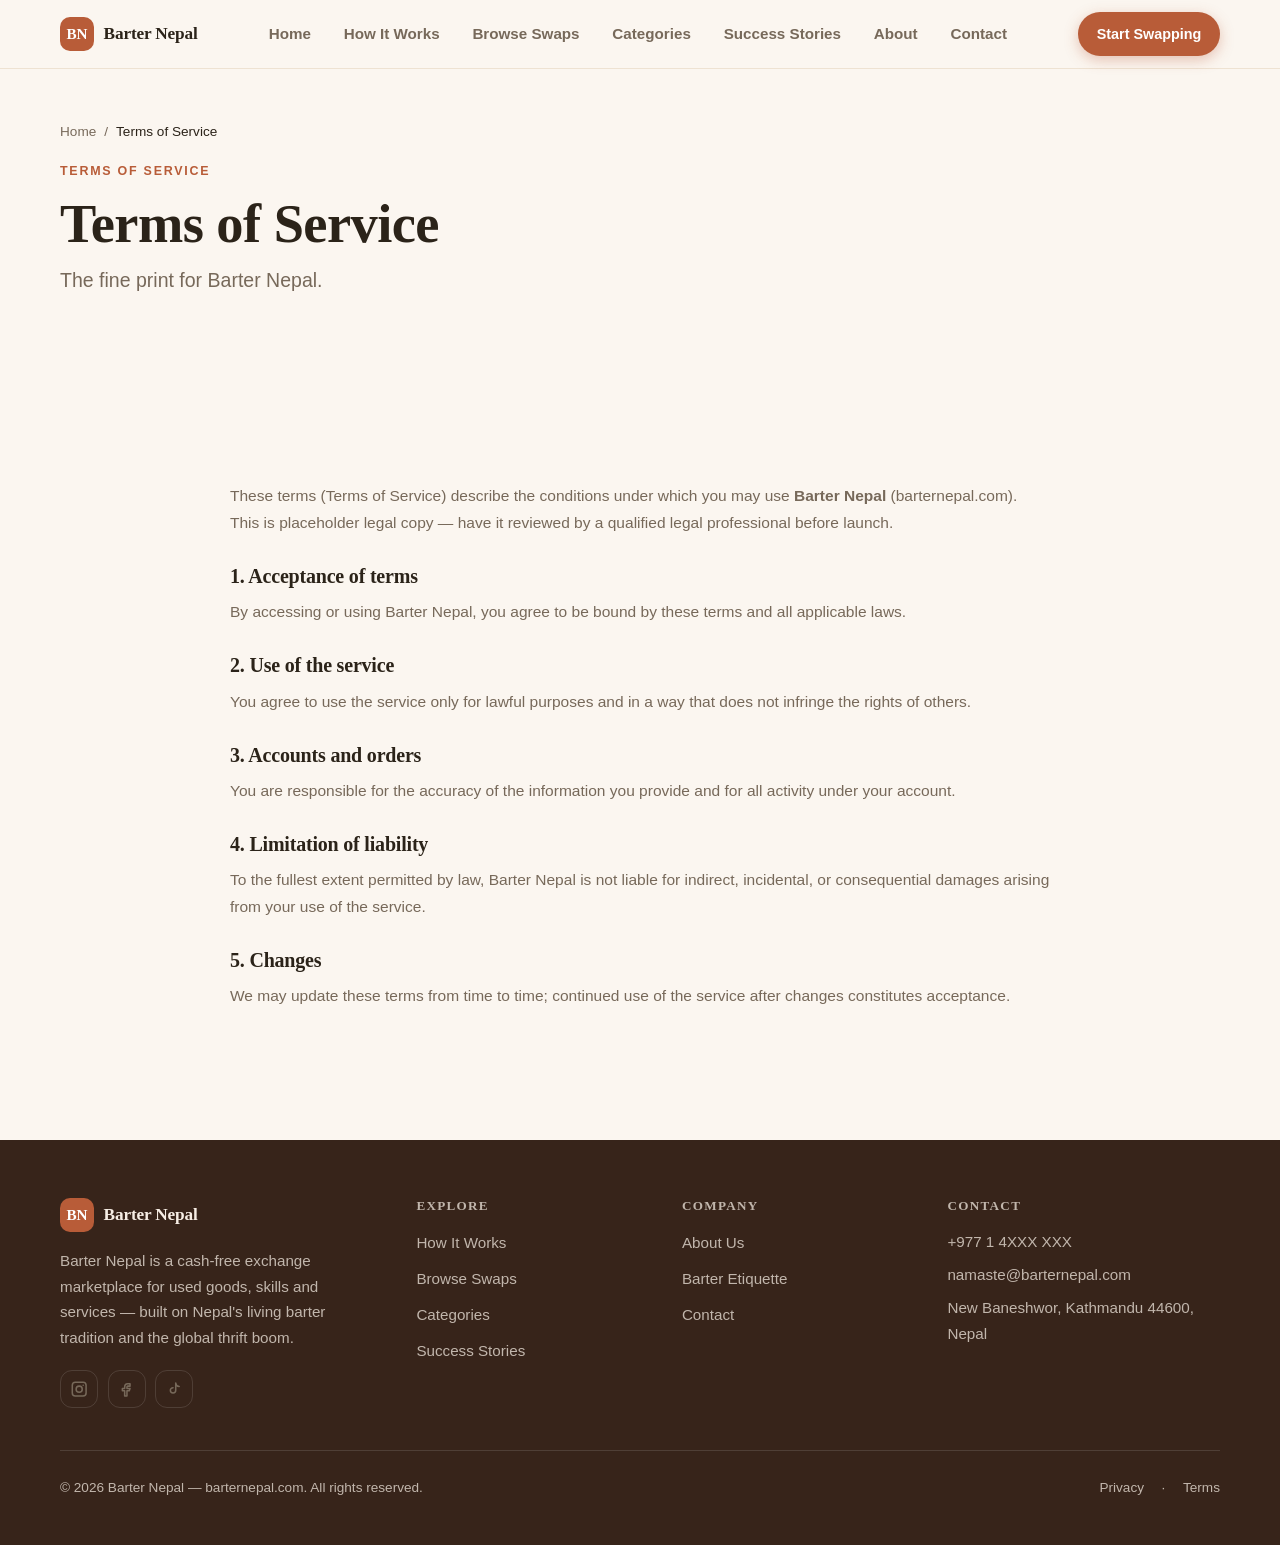
<file: terms.html>
<!DOCTYPE html>
<html lang="en">
<head>
<meta charset="utf-8">
<meta name="viewport" content="width=device-width, initial-scale=1">
<title>Terms of Service — Barter Nepal</title>
<meta name="description" content="Terms of Service — Barter Nepal">
<meta property="og:title" content="Terms of Service">
<meta property="og:description" content="Terms of Service — Barter Nepal">
<meta property="og:type" content="website">
<meta property="og:url" content="https://barternepal.com/terms.html">
<link rel="icon" href="data:image/svg+xml,%3Csvg%20xmlns%3D'http%3A%2F%2Fwww.w3.org%2F2000%2Fsvg'%20viewBox%3D'0%200%2064%2064'%3E%3Crect%20width%3D'64'%20height%3D'64'%20rx%3D'14'%20fill%3D'%23B85C38'%2F%3E%3Ctext%20x%3D'32'%20y%3D'42'%20font-family%3D'Arial%2C%20sans-serif'%20font-size%3D'26'%20font-weight%3D'700'%20text-anchor%3D'middle'%20fill%3D'%23FFFFFF'%3EBN%3C%2Ftext%3E%3C%2Fsvg%3E">
<link rel="stylesheet" href="assets/style.css">
<script defer src="assets/main.js"></script>
<script defer src="assets/form.js"></script>
</head>
<body data-site="barternepal.com" data-page="terms.html">
<!-- CLIENT-COPY: All copy on this page is placeholder. Replace prices, contact details, statistics, and testimonial quotes with client-approved content before launch. -->
<a class="skip-link" href="#main">Skip to content</a>
<header class="site-header" data-header="light">
    <div class="container header-inner">
      <a class="brand" href="index.html"><span class="brand-mark" style="background:#B85C38;color:#FFFFFF">BN</span><span class="brand-name">Barter Nepal</span></a>
      <nav class="main-nav" aria-label="Primary"><ul><li><a href="index.html">Home</a></li><li><a href="how-it-works.html">How It Works</a></li><li><a href="browse.html">Browse Swaps</a></li><li><a href="categories.html">Categories</a></li><li><a href="stories.html">Success Stories</a></li><li><a href="about.html">About</a></li><li><a href="contact.html">Contact</a></li></ul></nav>
      <div class="header-actions"><a class="btn btn-primary btn-sm header-cta" href="contact.html">Start Swapping</a><button class="menu-toggle" aria-expanded="false" aria-controls="mobile-menu" aria-label="Open menu"><span class="icon" data-icon="menu" aria-hidden="true"></span></button></div>
    </div>
    <div class="mobile-menu" id="mobile-menu" hidden>
      <ul><li><a href="index.html">Home</a></li><li><a href="how-it-works.html">How It Works</a></li><li><a href="browse.html">Browse Swaps</a></li><li><a href="categories.html">Categories</a></li><li><a href="stories.html">Success Stories</a></li><li><a href="about.html">About</a></li><li><a href="contact.html">Contact</a></li></ul>
      <a class="btn btn-primary btn-block" href="contact.html">Start Swapping</a>
    </div>
  </header>
<main id="main">
<section class="hero hero-inner">
    <div class="container hero-grid">
      <div class="hero-copy">
        <nav class="crumbs" aria-label="Breadcrumb"><a href="index.html">Home</a><span aria-hidden="true">/</span><span aria-current="page">Terms of Service</span></nav>
        <p class="kicker">Terms of Service</p>
        <h1>Terms of Service</h1>
        <p class="hero-lede">The fine print for Barter Nepal.</p>
        
        
        
      </div>
      
    </div>
  </section>
<section class="sec legal-sec"><div class="container narrow"><p>These terms (Terms of Service) describe the conditions under which you may use <b>Barter Nepal</b> (barternepal.com). This is placeholder legal copy — have it reviewed by a qualified legal professional before launch. <!-- CLIENT-COPY: replace with final, jurisdiction-appropriate Terms of Service --></p>
       <h2>1. Acceptance of terms</h2><p>By accessing or using Barter Nepal, you agree to be bound by these terms and all applicable laws.</p>
       <h2>2. Use of the service</h2><p>You agree to use the service only for lawful purposes and in a way that does not infringe the rights of others.</p>
       <h2>3. Accounts and orders</h2><p>You are responsible for the accuracy of the information you provide and for all activity under your account.</p>
       <h2>4. Limitation of liability</h2><p>To the fullest extent permitted by law, Barter Nepal is not liable for indirect, incidental, or consequential damages arising from your use of the service.</p>
       <h2>5. Changes</h2><p>We may update these terms from time to time; continued use of the service after changes constitutes acceptance.</p></div></section>

</main>
<footer class="site-footer footer-dark" style="background:#37241A;color:#F7EEE5">
    <div class="container">
      <div class="f-top">
        <div class="f-brand">
          <a class="brand" href="index.html"><span class="brand-mark" style="background:#B85C38;color:#FFFFFF">BN</span><span class="brand-name">Barter Nepal</span></a>
          <p>Barter Nepal is a cash-free exchange marketplace for used goods, skills and services — built on Nepal&#39;s living barter tradition and the global thrift boom.</p>
          <div class="socials"><a class="social" href="https://instagram.com/barternepal" aria-label="Instagram"><span class="icon" data-icon="instagram" aria-hidden="true"></span></a><a class="social" href="https://facebook.com/barternepal" aria-label="Facebook"><span class="icon" data-icon="facebook" aria-hidden="true"></span></a><a class="social" href="https://tiktok.com/@barternepal" aria-label="Tiktok"><span class="icon" data-icon="tiktok" aria-hidden="true"></span></a></div>
        </div>
        <div class="f-col"><h3>Explore</h3><ul><li><a href="how-it-works.html">How It Works</a></li><li><a href="browse.html">Browse Swaps</a></li><li><a href="categories.html">Categories</a></li><li><a href="stories.html">Success Stories</a></li></ul></div><div class="f-col"><h3>Company</h3><ul><li><a href="about.html">About Us</a></li><li><a href="how-it-works.html">Barter Etiquette</a></li><li><a href="contact.html">Contact</a></li></ul></div>
        <div class="f-col f-contact"><h3>Contact</h3>
          <p>+977 1 4XXX XXX</p>
          <p>namaste@barternepal.com</p>
          <p>New Baneshwor, Kathmandu 44600, Nepal</p>
        </div>
      </div>
      <div class="f-bottom"><p>© 2026 Barter Nepal — barternepal.com. All rights reserved.</p><div class="f-legal"><a href="privacy.html">Privacy</a> · <a href="terms.html">Terms</a></div></div>
    </div>
  </footer>
</body>
</html>
</file>
<file: assets/style.css>
/* ============================================================
   Design System — shared base for all 20 sites
   Theme tokens injected per site at build time ({{tokens}}).
   Style blend: Minimal/Zen restraint + commercial production polish.
   ============================================================ */

/* ---------- tokens ---------- */
:root{
  --bg:#FBF6F0;
  --surface:#FFFFFF;
  --ink:#2B2319;
  --muted:#77695A;
  --line:#EEE2D2;
  --accent:#B85C38;
  --accent-ink:#FFFFFF;
  --accent-soft:#F9E8DC;
  --on-dark:#37241A;
  --on-dark-ink:#F7EEE5;
  --radius:14px;
  --font-display:Georgia, 'Times New Roman', serif;
  --font-body:-apple-system, BlinkMacSystemFont, 'Segoe UI', Roboto, 'Helvetica Neue', Arial, sans-serif;
  --shadow-1:0 1px 2px rgba(20,18,14,.05),0 4px 14px rgba(20,18,14,.05);
  --shadow-2:0 2px 6px rgba(20,18,14,.06),0 14px 34px rgba(20,18,14,.09);
  --space-section:clamp(4rem,9vw,7.5rem);
}

/* ---------- reset ---------- */
*,*::before,*::after{box-sizing:border-box}
html{scroll-behavior:smooth;-webkit-text-size-adjust:100%}
body{margin:0;background:var(--bg);color:var(--ink);font-family:var(--font-body);font-size:1rem;line-height:1.7;-webkit-font-smoothing:antialiased}
img,svg{display:block;max-width:100%}
h1,h2,h3,h4{font-family:var(--font-display);line-height:1.16;margin:0 0 .55em;letter-spacing:-.01em;text-wrap:balance}
h1{font-size:clamp(2.1rem,4.6vw,3.4rem);font-weight:600}
h2{font-size:clamp(1.55rem,3vw,2.15rem);font-weight:600}
h3{font-size:1.13rem;font-weight:600}
p{margin:0 0 1em}
a{color:inherit;text-decoration:none}
ul,ol{margin:0;padding:0;list-style:none}
b,strong{font-weight:650}
code{font-family:ui-monospace,SFMono-Regular,Consolas,monospace;font-size:.92em;background:var(--accent-soft);padding:.12em .4em;border-radius:6px}
hr{border:0;border-top:1px solid var(--line);margin:2rem 0}

/* ---------- a11y ---------- */
.skip-link{position:absolute;left:-999px;top:0;z-index:200;background:var(--ink);color:var(--bg);padding:.7rem 1.2rem;border-radius:0 0 10px 0}
.skip-link:focus{left:0}
:focus-visible{outline:3px solid var(--accent);outline-offset:2px;border-radius:4px}
@media(prefers-reduced-motion:reduce){*,*::before,*::after{animation:none!important;transition:none!important;scroll-behavior:auto!important}}

/* ---------- layout ---------- */
.container{width:min(1160px,100% - 2.5rem);margin-inline:auto}
.narrow{max-width:820px}
.sec{padding-block:var(--space-section)}
.sec-head{margin-bottom:2.6rem;max-width:640px}
.sec-head.center{margin-inline:auto;text-align:center}
.lede{color:var(--muted);font-size:1.06rem;max-width:60ch}
.kicker{font-size:.78rem;font-weight:700;letter-spacing:.14em;text-transform:uppercase;color:var(--accent);margin:0 0 .7rem}
.grid{display:grid;gap:1.25rem;grid-template-columns:repeat(3,1fr)}
.card{background:var(--surface);border:1px solid var(--line);border-radius:var(--radius);padding:1.6rem;box-shadow:var(--shadow-1);transition:transform .18s ease,box-shadow .18s ease}
.card:hover{transform:translateY(-3px);box-shadow:var(--shadow-2)}

/* ---------- buttons ---------- */
.btn{display:inline-flex;align-items:center;justify-content:center;gap:.5rem;padding:.78rem 1.5rem;border-radius:999px;font-weight:650;font-size:.98rem;border:1.5px solid transparent;cursor:pointer;transition:transform .15s ease,box-shadow .15s ease,background .15s ease,color .15s ease;font-family:var(--font-body)}
.btn-primary{background:var(--accent);color:var(--accent-ink);box-shadow:0 4px 14px color-mix(in srgb,var(--accent) 34%,transparent)}
.btn-primary:hover{transform:translateY(-1px);box-shadow:0 8px 22px color-mix(in srgb,var(--accent) 40%,transparent)}
.btn-ghost{background:transparent;color:var(--ink);border-color:var(--line)}
.btn-ghost:hover{border-color:var(--ink)}
.btn-sm{padding:.55rem 1.1rem;font-size:.9rem}
.btn-block{width:100%}
.btn-row{display:flex;flex-wrap:wrap;gap:.9rem;margin-top:1.6rem}
.icon{display:inline-flex;vertical-align:-.18em;width:1.15em;height:1.15em}
.icon svg{width:100%;height:100%;fill:none;stroke:currentColor;stroke-width:2;stroke-linecap:round;stroke-linejoin:round}

/* ---------- header ---------- */
.site-header{position:sticky;top:0;z-index:100;background:color-mix(in srgb,var(--bg) 86%,transparent);backdrop-filter:blur(12px);border-bottom:1px solid var(--line)}
.site-header.scrolled{box-shadow:0 6px 24px rgba(20,18,14,.06)}
.header-inner{display:flex;align-items:center;justify-content:space-between;gap:1rem;min-height:68px}
.brand{display:inline-flex;align-items:center;gap:.6rem;font-weight:750;font-family:var(--font-display);font-size:1.08rem;letter-spacing:-.01em}
.brand-mark{display:inline-flex;align-items:center;justify-content:center;width:34px;height:34px;border-radius:10px;font-size:.95rem;font-weight:800}
.main-nav ul{display:flex;gap:.35rem;align-items:center}
.main-nav a{display:block;padding:.5rem .85rem;border-radius:999px;font-size:.95rem;font-weight:550;color:var(--muted);transition:color .15s,background .15s}
.main-nav a:hover{color:var(--ink);background:var(--accent-soft)}
.main-nav a[aria-current="page"]{color:var(--accent);background:var(--accent-soft)}
.header-actions{display:flex;align-items:center;gap:.8rem}
.menu-toggle{display:none;width:42px;height:42px;border-radius:12px;border:1px solid var(--line);background:var(--surface);color:var(--ink);cursor:pointer;align-items:center;justify-content:center}
.mobile-menu{display:none}
/* dark header variant */
.site-header[data-header="dark"]{background:color-mix(in srgb,var(--on-dark) 88%,transparent);border-bottom-color:rgba(255,255,255,.08)}
.site-header[data-header="dark"] .main-nav a{color:color-mix(in srgb,var(--on-dark-ink) 78%,transparent)}
.site-header[data-header="dark"] .main-nav a:hover,.site-header[data-header="dark"] .main-nav a[aria-current="page"]{color:var(--on-dark-ink);background:rgba(255,255,255,.1)}
.site-header[data-header="dark"] .menu-toggle{background:rgba(255,255,255,.06);border-color:rgba(255,255,255,.14);color:var(--on-dark-ink)}
/* tinted header variant */
.site-header[data-header="tinted"]{background:color-mix(in srgb,var(--accent-soft) 84%,transparent)}

/* ---------- hero ---------- */
.hero{padding-block:clamp(3.5rem,8vw,6.5rem);overflow:hidden}
.hero-home{background:linear-gradient(180deg,var(--accent-soft) 0%,transparent 78%)}
.hero-grid{display:grid;grid-template-columns:1.05fr .95fr;gap:3rem;align-items:center}
.hero-inner .hero-grid{grid-template-columns:1fr}
.hero-inner{padding-block:3.2rem}
.hero-inner .hero-copy{max-width:760px}
h1{margin-bottom:.5rem}
.hero-lede{font-size:clamp(1.05rem,1.6vw,1.22rem);color:var(--muted);max-width:56ch}
.hero-badges{display:flex;flex-wrap:wrap;gap:.6rem;margin-top:1.4rem}
.hero-badge{display:inline-flex;align-items:center;gap:.4rem;font-size:.85rem;font-weight:600;color:var(--ink);background:var(--surface);border:1px solid var(--line);border-radius:999px;padding:.35rem .9rem}
.hero-badge .icon{color:var(--accent)}
.hero-stats{display:flex;flex-wrap:wrap;gap:2.2rem;margin:2rem 0 0;border-top:1px solid var(--line);padding-top:1.4rem}
.hero-stats dt{font-family:var(--font-display);font-size:1.7rem;font-weight:700;color:var(--accent)}
.hero-stats dd{margin:0;font-size:.85rem;color:var(--muted)}
.crumbs{display:flex;gap:.5rem;font-size:.85rem;color:var(--muted);margin-bottom:1.1rem}
.crumbs a{color:var(--muted)}
.crumbs a:hover{color:var(--accent)}
.crumbs [aria-current="page"]{color:var(--ink)}
.hero-art{position:relative;min-height:360px;display:flex;align-items:center;justify-content:center}

/* ---------- hero art components ---------- */
.art{width:100%;max-width:520px}
.art svg{width:100%;height:auto}
.orb-art{position:relative;aspect-ratio:1;max-width:420px}
.orb{position:absolute;border-radius:50%}
.orb.o1{inset:8% 6% 20% 14%}
.orb.o2{inset:30% 22% 6% 26%}
.orb.o3{inset:34% 8% 26% 40%;border-radius:50%}
.orb-mark{position:absolute;inset:36% 30% 30% 36%;display:flex;align-items:center;justify-content:center;border-radius:26px;box-shadow:var(--shadow-2);font-size:1.6rem;color:var(--accent)}
.geo-art svg{border-radius:var(--radius)}
.map-art svg{border-radius:var(--radius);background:var(--surface);border:1px solid var(--line)}
.wave-art{aspect-ratio:16/10}
.wave-art svg{width:100%;height:100%;border-radius:var(--radius)}
.bubbles-art{position:relative;width:100%;max-width:400px;aspect-ratio:1}
.bubble{position:absolute;background:var(--surface);border:1px solid var(--line);border-radius:16px;padding:.7rem 1rem;display:flex;gap:.55rem;align-items:center;font-size:.85rem;font-weight:600;box-shadow:var(--shadow-2)}
.bubble .icon{color:var(--accent)}
.bubble.b1{top:6%;left:4%;animation:float 5.5s ease-in-out infinite}
.bubble.b2{top:40%;right:0;animation:float 6.5s ease-in-out .6s infinite}
.bubble.b3{bottom:8%;left:18%;animation:float 5s ease-in-out 1.1s infinite}
.bubble-core{position:absolute;inset:26% 22%;display:flex;align-items:center;justify-content:center;background:var(--accent);color:var(--accent-ink);border-radius:34px;font-size:2.4rem;box-shadow:var(--shadow-2)}
@keyframes float{0%,100%{transform:translateY(0)}50%{transform:translateY(-10px)}}
.chart-art{width:100%;max-width:420px}
.chart-card{background:var(--surface);border:1px solid var(--line);border-radius:var(--radius);padding:1.4rem;box-shadow:var(--shadow-2)}
.chart-head{display:flex;gap:.4rem;margin-bottom:1.2rem}
.chart-head span{width:9px;height:9px;border-radius:50%;background:var(--line)}
.chart-head span:first-child{background:var(--accent)}
.chart-bars{display:flex;align-items:flex-end;gap:.5rem;height:170px}
.chart-bars i{flex:1;background:var(--accent-soft);border-radius:6px 6px 0 0;transition:height .4s}
.chart-bars i:nth-child(2n){background:var(--accent);opacity:.85}
.chart-foot{display:flex;justify-content:space-between;align-items:center;margin-top:1.1rem}
.chart-foot span{width:52%;height:8px;border-radius:99px;background:var(--line)}
.chart-foot b{width:16px;height:16px;border-radius:5px}
.phone-art{width:100%;max-width:300px}
.phone{position:relative;background:var(--on-dark);color:var(--on-dark-ink);border-radius:38px;padding:2.4rem 1.4rem 1.6rem;aspect-ratio:9/17;box-shadow:var(--shadow-2);border:6px solid var(--on-dark)}
.phone-notch{position:absolute;top:12px;left:50%;transform:translateX(-50%);width:88px;height:18px;background:rgba(255,255,255,.14);border-radius:99px}
.phone-line{height:9px;border-radius:99px;background:rgba(255,255,255,.22);margin:.7rem 0}
.phone-line.w60{width:60%}.phone-line.w80{width:80%}
.phone-chip{border-radius:12px;height:46px;margin:.6rem 0}
.phone-btn{border-radius:12px;height:40px;margin-top:1rem}
.browser-art{width:100%;max-width:460px}
.browser{background:var(--surface);border:1px solid var(--line);border-radius:14px;box-shadow:var(--shadow-2);overflow:hidden}
.browser-bar{display:flex;align-items:center;gap:.45rem;padding:.75rem 1rem;background:color-mix(in srgb,var(--on-dark) 4%,var(--surface));border-bottom:1px solid var(--line)}
.browser-bar i{width:10px;height:10px;border-radius:50%;background:var(--line)}
.browser-bar i:nth-child(1){background:#e06c5b}.browser-bar i:nth-child(2){background:#e8b83e}.browser-bar i:nth-child(3){background:#5fae6b}
.browser-bar span{flex:1;height:20px;border-radius:8px;background:var(--bg);border:1px solid var(--line);margin-left:.4rem}
.browser-body{padding:1.4rem}
.bb-line{height:11px;border-radius:99px;background:var(--line);margin:.65rem 0}
.bb-line.w70{width:70%}.bb-line.w40{width:40%}
.bb-grid{display:grid;grid-template-columns:1fr 1fr;gap:.7rem;margin:1.1rem 0}
.bb-grid span{height:64px;border-radius:10px}
.bb-btn{height:34px;border-radius:99px;width:45%}
.cards-art{position:relative;width:100%;max-width:380px;aspect-ratio:1.1}
.stack-card{position:absolute;width:62%;aspect-ratio:4/3;border-radius:var(--radius);display:flex;align-items:center;justify-content:center;font-size:2rem;box-shadow:var(--shadow-2)}
.stack-card.c1{left:0;top:6%;transform:rotate(-7deg)}
.stack-card.c2{right:0;top:16%;transform:rotate(5deg)}
.stack-card.c3{left:19%;top:44%;transform:rotate(-2deg)}
.tiles-art{display:grid;grid-template-columns:1fr 1fr;gap:1rem;width:100%;max-width:380px}
.tile{aspect-ratio:1;border-radius:var(--radius);display:flex;align-items:center;justify-content:center;font-size:2rem;box-shadow:var(--shadow-1)}
.pattern-art{position:relative;width:100%;max-width:430px;aspect-ratio:1}
.pat-dots{position:absolute;inset:0;background-size:22px 22px;border-radius:var(--radius)}
.pat-orb{position:absolute;inset:12% 18%;border-radius:50%;filter:blur(2px)}
.pat-card{position:absolute;left:8%;bottom:10%;display:flex;gap:.7rem;align-items:center;padding:.9rem 1.2rem;border-radius:16px;box-shadow:var(--shadow-2);font-weight:650;font-size:.92rem}
.pat-card .icon{color:var(--accent)}
.plate-art{position:relative;width:100%;max-width:400px;aspect-ratio:1;display:flex;align-items:center;justify-content:center}
.plate{width:62%;aspect-ratio:1;border-radius:50%;background:var(--accent-soft);border:2px solid var(--line);display:flex;align-items:center;justify-content:center;color:var(--accent);font-size:3rem;box-shadow:var(--shadow-2)}
.plate-ring{position:absolute;width:78%;aspect-ratio:1;border-radius:50%;border:1.5px dashed var(--accent);opacity:.45}
@media(max-width:900px){
  .hero-grid{grid-template-columns:1fr;gap:2rem}
  .hero-art{min-height:280px}
  .hero-art .art{max-width:420px}
}

/* ---------- footer ---------- */
.site-footer{border-top:1px solid var(--line);padding:3.6rem 0 2rem;background:var(--bg)}
.footer-dark{border-top:0}
.f-top{display:grid;grid-template-columns:1.4fr 1fr 1fr 1.2fr;gap:2.4rem;margin-bottom:2.6rem}
.f-brand p{color:var(--muted);font-size:.95rem;max-width:34ch;margin-top:1rem}
.f-col h3{font-size:.82rem;font-weight:750;letter-spacing:.1em;text-transform:uppercase;color:var(--muted);margin-bottom:1rem}
.f-col ul li{margin-bottom:.55rem}
.f-col a{color:var(--muted);font-size:.95rem}
.f-col a:hover{color:var(--accent)}
.f-contact p{color:var(--muted);font-size:.95rem;margin-bottom:.45rem}
.socials{display:flex;gap:.6rem;margin-top:1.2rem}
.social{width:38px;height:38px;border-radius:12px;border:1px solid var(--line);display:flex;align-items:center;justify-content:center;color:var(--muted);transition:color .15s,border-color .15s}
.social:hover{color:var(--accent);border-color:var(--accent)}
.f-bottom{display:flex;justify-content:space-between;flex-wrap:wrap;gap:.8rem;border-top:1px solid var(--line);padding-top:1.6rem;font-size:.85rem;color:var(--muted)}
.f-legal{display:flex;gap:1.1rem}
.f-legal a:hover{color:var(--accent)}
.footer-dark .f-brand p,.footer-dark .f-col a,.footer-dark .f-contact p,.footer-dark .f-bottom,.footer-dark .f-col h3{color:color-mix(in srgb,var(--on-dark-ink) 72%,transparent)}
.footer-dark .f-bottom,.footer-dark .social{border-color:rgba(255,255,255,.12)}
.footer-dark .f-col a:hover,.footer-dark .f-legal a:hover{color:var(--accent)}

/* ---------- logos ---------- */
.logos-sec{padding-block:2.4rem}
.logos{display:flex;flex-wrap:wrap;gap:2.4rem;justify-content:center;align-items:center;opacity:.55}
.logo-name{font-family:var(--font-display);font-weight:700;font-size:1.05rem;letter-spacing:.02em}

/* ---------- features ---------- */
.feature{text-align:left}
.feature-icon{display:inline-flex;align-items:center;justify-content:center;width:46px;height:46px;border-radius:14px;background:var(--accent-soft);color:var(--accent);font-size:1.25rem;margin-bottom:1rem}
.feature p{color:var(--muted);font-size:.95rem;margin:0}

/* ---------- steps ---------- */
.steps{display:grid;gap:1rem;counter-reset:step}
.step{display:flex;gap:1.2rem;background:var(--surface);border:1px solid var(--line);border-radius:var(--radius);padding:1.4rem 1.6rem;align-items:flex-start}
.step-n{flex:none;width:40px;height:40px;border-radius:50%;background:var(--accent);color:var(--accent-ink);display:flex;align-items:center;justify-content:center;font-weight:750;font-family:var(--font-display)}
.step h3{margin-bottom:.3rem}
.step p{color:var(--muted);font-size:.95rem;margin:0}

/* ---------- process ---------- */
.process{display:grid;grid-template-columns:1fr 1fr;gap:1.25rem;position:relative}
.process li{background:var(--surface);border:1px solid var(--line);border-radius:var(--radius);padding:1.5rem;box-shadow:var(--shadow-1)}
.process li::before{content:"";display:block;width:34px;height:3px;background:var(--accent);border-radius:99px;margin-bottom:1rem}
.process p{color:var(--muted);font-size:.95rem;margin:0}

/* ---------- pricing ---------- */
.pricing{align-items:stretch}
.price{padding:1.9rem;display:flex;flex-direction:column}
.price h3{font-size:.95rem;letter-spacing:.06em;text-transform:uppercase;color:var(--muted)}
.price-num{font-family:var(--font-display);font-size:2.3rem;font-weight:700;margin:.4rem 0 1.1rem}
.price-num span{font-size:.95rem;color:var(--muted);font-weight:500;font-family:var(--font-body)}
.price ul{margin:0 0 1.4rem;display:grid;gap:.6rem}
.price li{display:flex;gap:.55rem;align-items:flex-start;font-size:.93rem}
.price li .icon{color:var(--accent);margin-top:.18em}
.price .btn{margin-top:auto}
.price-hot{border:1.5px solid var(--accent);box-shadow:0 10px 30px color-mix(in srgb,var(--accent) 16%,transparent)}

/* ---------- testimonials ---------- */
.testi blockquote{margin:0 0 1.1rem;font-size:1rem;color:var(--ink)}
.testi figcaption{display:flex;flex-direction:column;gap:.1rem;border-top:1px solid var(--line);padding-top:1rem}
.testi figcaption b{font-size:.93rem}
.testi figcaption span{color:var(--muted);font-size:.83rem}
.testi{position:relative}
.testi::before{content:"“";position:absolute;top:.2rem;right:1.2rem;font-family:var(--font-display);font-size:4rem;line-height:1;color:var(--accent-soft)}

/* ---------- faq ---------- */
.faq{display:grid;gap:.8rem}
.faq-item{background:var(--surface);border:1px solid var(--line);border-radius:var(--radius);overflow:hidden}
.faq-item summary{cursor:pointer;padding:1.1rem 1.4rem;font-weight:650;list-style:none;display:flex;justify-content:space-between;align-items:center;gap:1rem}
.faq-item summary::-webkit-details-marker{display:none}
.faq-item summary::after{content:"+";font-size:1.3rem;color:var(--accent);flex:none;transition:transform .2s}
.faq-item[open] summary::after{transform:rotate(45deg)}
.faq-item p{padding:0 1.4rem 1.2rem;color:var(--muted);font-size:.95rem;margin:0}

/* ---------- stats band ---------- */
.stats-sec{border-block:1px solid transparent}
.stats{display:grid;grid-template-columns:repeat(4,1fr);gap:1.5rem;margin:0;text-align:center}
.stats dt{font-family:var(--font-display);font-size:clamp(1.8rem,3.4vw,2.6rem);font-weight:700}
.stats dd{margin:.2rem 0 0;color:color-mix(in srgb,var(--on-dark-ink) 72%,transparent);font-size:.92rem}

/* ---------- split ---------- */
.split{display:grid;grid-template-columns:1.05fr .95fr;gap:3rem;align-items:center}
.split-copy .lede{font-size:1.05rem}
.tick-list{display:grid;gap:.7rem;margin-top:1.2rem}
.tick-list li{display:flex;gap:.6rem;align-items:flex-start;font-size:.98rem}
.tick-list .icon{color:var(--accent);margin-top:.2em}
.split-art{display:flex;justify-content:center}

/* ---------- gallery ---------- */
.gal{padding:0;overflow:hidden;display:flex;flex-direction:column}
.gal-vis{height:150px;display:flex;align-items:center;justify-content:center;color:color-mix(in srgb,var(--on-dark-ink) 80%,transparent);font-size:2.2rem}
.gal-body{padding:1.3rem 1.5rem 1.5rem}
.gal-body h3{margin-bottom:.35rem}
.gal-body p{color:var(--muted);font-size:.92rem;margin:0}
.tag{display:inline-block;font-size:.72rem;font-weight:750;letter-spacing:.08em;text-transform:uppercase;color:var(--accent);background:var(--accent-soft);border-radius:99px;padding:.22rem .7rem;margin-bottom:.7rem}

/* ---------- categories ---------- */
.cat{display:flex;gap:1rem;align-items:center;justify-content:space-between;padding:1.2rem 1.4rem;cursor:pointer}
.cat-icon{flex:none;width:48px;height:48px;border-radius:14px;background:var(--accent-soft);color:var(--accent);display:flex;align-items:center;justify-content:center;font-size:1.3rem}
.cat h3{font-size:1.02rem;margin:0 0 .1rem}
.cat p{color:var(--muted);font-size:.85rem;margin:0}
.cat>div{flex:1}
.cat>.icon{color:var(--muted);transition:transform .15s}
.cat:hover>.icon{transform:translate(2px,-2px);color:var(--accent)}

/* ---------- cta band ---------- */
.cta-sec{border-block:1px solid rgba(255,255,255,.08)}
.cta-inner{display:flex;justify-content:space-between;align-items:center;gap:2rem;flex-wrap:wrap}
.cta-inner h2{margin:0 0 .3rem}
.cta-inner p{color:color-mix(in srgb,var(--on-dark-ink) 74%,transparent);margin:0;max-width:52ch}

/* ---------- comparison ---------- */
.table-wrap{overflow-x:auto;border:1px solid var(--line);border-radius:var(--radius);background:var(--surface)}
table{width:100%;border-collapse:collapse;font-size:.95rem;min-width:560px}
th,td{text-align:left;padding:.95rem 1.2rem;border-bottom:1px solid var(--line)}
thead th{background:var(--bg);font-size:.8rem;letter-spacing:.08em;text-transform:uppercase;color:var(--muted)}
tbody tr:last-child th,tbody tr:last-child td{border-bottom:0}
th[scope="row"]{font-weight:650}
.us-col{color:var(--accent);font-weight:600}
.us-col .icon{vertical-align:-.16em}
.cmp .us-col{background:color-mix(in srgb,var(--accent-soft) 60%,transparent)}
.cmp .us-col span{color:var(--ink)}

/* ---------- blog ---------- */
.post .tag{margin-top:.4rem}
.post h3 a:hover{color:var(--accent)}
.post p{color:var(--muted);font-size:.94rem}
.more{display:inline-flex;align-items:center;gap:.4rem;font-weight:650;font-size:.9rem;color:var(--accent)}
.more .icon{transition:transform .15s}
.more:hover .icon{transform:translateX(3px)}

/* ---------- contact list ---------- */
.contact-list{display:grid;gap:1rem;margin-top:1.4rem}
.contact-list li{display:flex;gap:.9rem;align-items:flex-start}
.contact-list .icon{flex:none;width:42px;height:42px;border-radius:12px;background:var(--accent-soft);color:var(--accent);display:flex;align-items:center;justify-content:center;width:auto;height:auto;padding:.7rem;margin-top:0}
.contact-list b{display:block;font-size:.95rem}
.contact-list span{color:var(--muted);font-size:.92rem}

/* ---------- forms ---------- */
.form-sec{padding-top:0}
.form-card{padding:2rem;box-shadow:var(--shadow-2)}
.form-card h3{font-family:var(--font-display);font-size:1.35rem}
.form-lede{color:var(--muted);font-size:.95rem}
form{display:grid;gap:1.05rem;margin-top:1.3rem}
.field{display:grid;gap:.4rem}
.field label{font-size:.9rem;font-weight:650}
.req{color:var(--accent)}
.field input,.field textarea,.field select{width:100%;padding:.8rem 1rem;border:1.5px solid var(--line);border-radius:12px;background:var(--bg);color:var(--ink);font-family:var(--font-body);font-size:.97rem;transition:border-color .15s,box-shadow .15s}
.field input:focus,.field textarea:focus,.field select:focus{outline:none;border-color:var(--accent);box-shadow:0 0 0 3px color-mix(in srgb,var(--accent) 18%,transparent)}
.field input[aria-invalid="true"],.field textarea[aria-invalid="true"],.field select[aria-invalid="true"]{border-color:#c0392b}
.field-error{color:#c0392b;font-size:.84rem;margin:0}
.form-note{font-size:.82rem;color:var(--muted);margin:0;text-align:center}
.form-done,.form-fail{text-align:center;padding:1.6rem .4rem;display:grid;justify-items:center;gap:.5rem}
.done-icon{width:56px;height:56px;border-radius:50%;background:var(--accent-soft);color:var(--accent);display:flex;align-items:center;justify-content:center;font-size:1.5rem}
.form-done h4,.form-fail h4{margin:0}
.form-done p,.form-fail p{color:var(--muted);font-size:.92rem;max-width:42ch;margin:0}
.form-fail{color:#c0392b}
.form-fail p{color:#c0392b}

/* ---------- legal ---------- */
.legal-sec h2{font-size:1.25rem;margin-top:1.8rem}
.legal-sec p{color:var(--muted);font-size:.97rem}

/* ---------- 404 ---------- */
.hero-404{text-align:center}
.hero-404 .btn-row{justify-content:center}

/* ---------- responsive ---------- */
@media(max-width:1024px){
  .grid{grid-template-columns:repeat(2,1fr)}
  .f-top{grid-template-columns:1fr 1fr}
  .stats{grid-template-columns:repeat(2,1fr)}
  .split{grid-template-columns:1fr;gap:2rem}
}
@media(max-width:820px){
  .main-nav{display:none}
  .menu-toggle{display:inline-flex}
  .header-cta{display:none}
  .mobile-menu{position:fixed;inset:68px 0 auto 0;background:var(--bg);border-bottom:1px solid var(--line);padding:1rem 1.25rem 1.5rem;box-shadow:var(--shadow-2);z-index:99}
  .mobile-menu[hidden]{display:none}
  .mobile-menu ul{display:grid;gap:.2rem}
  .mobile-menu a{display:block;padding:.8rem 1rem;border-radius:12px;font-weight:600;font-size:1.02rem}
  .mobile-menu a:hover,.mobile-menu a[aria-current="page"]{background:var(--accent-soft);color:var(--accent)}
  .mobile-menu .btn{margin-top:1rem}
}
@media(max-width:560px){
  .grid{grid-template-columns:1fr}
  .stats{grid-template-columns:1fr 1fr;gap:1.1rem}
  .process{grid-template-columns:1fr}
  .f-top{grid-template-columns:1fr;gap:1.8rem}
  .f-bottom{flex-direction:column}
  .steps{grid-template-columns:1fr}
  .cta-inner{flex-direction:column;align-items:flex-start}
}

/* ---------- per-site flavor (/* doko basket weave motif */
.hero-home{background:linear-gradient(180deg,#F9E8DC 0%,transparent 80%)}
.hero-badge{background:#fff}
.feature-icon{background:#F9E8DC;color:#B85C38}
.gal-vis{border-radius:14px 14px 0 0}
.logos-sec .logo-name{color:#9C8A77}
.stats dt{color:#B85C38}
.cats .cat{background:#fff}) ---------- */
/* doko basket weave motif */
.hero-home{background:linear-gradient(180deg,#F9E8DC 0%,transparent 80%)}
.hero-badge{background:#fff}
.feature-icon{background:#F9E8DC;color:#B85C38}
.gal-vis{border-radius:14px 14px 0 0}
.logos-sec .logo-name{color:#9C8A77}
.stats dt{color:#B85C38}
.cats .cat{background:#fff}
</file>
